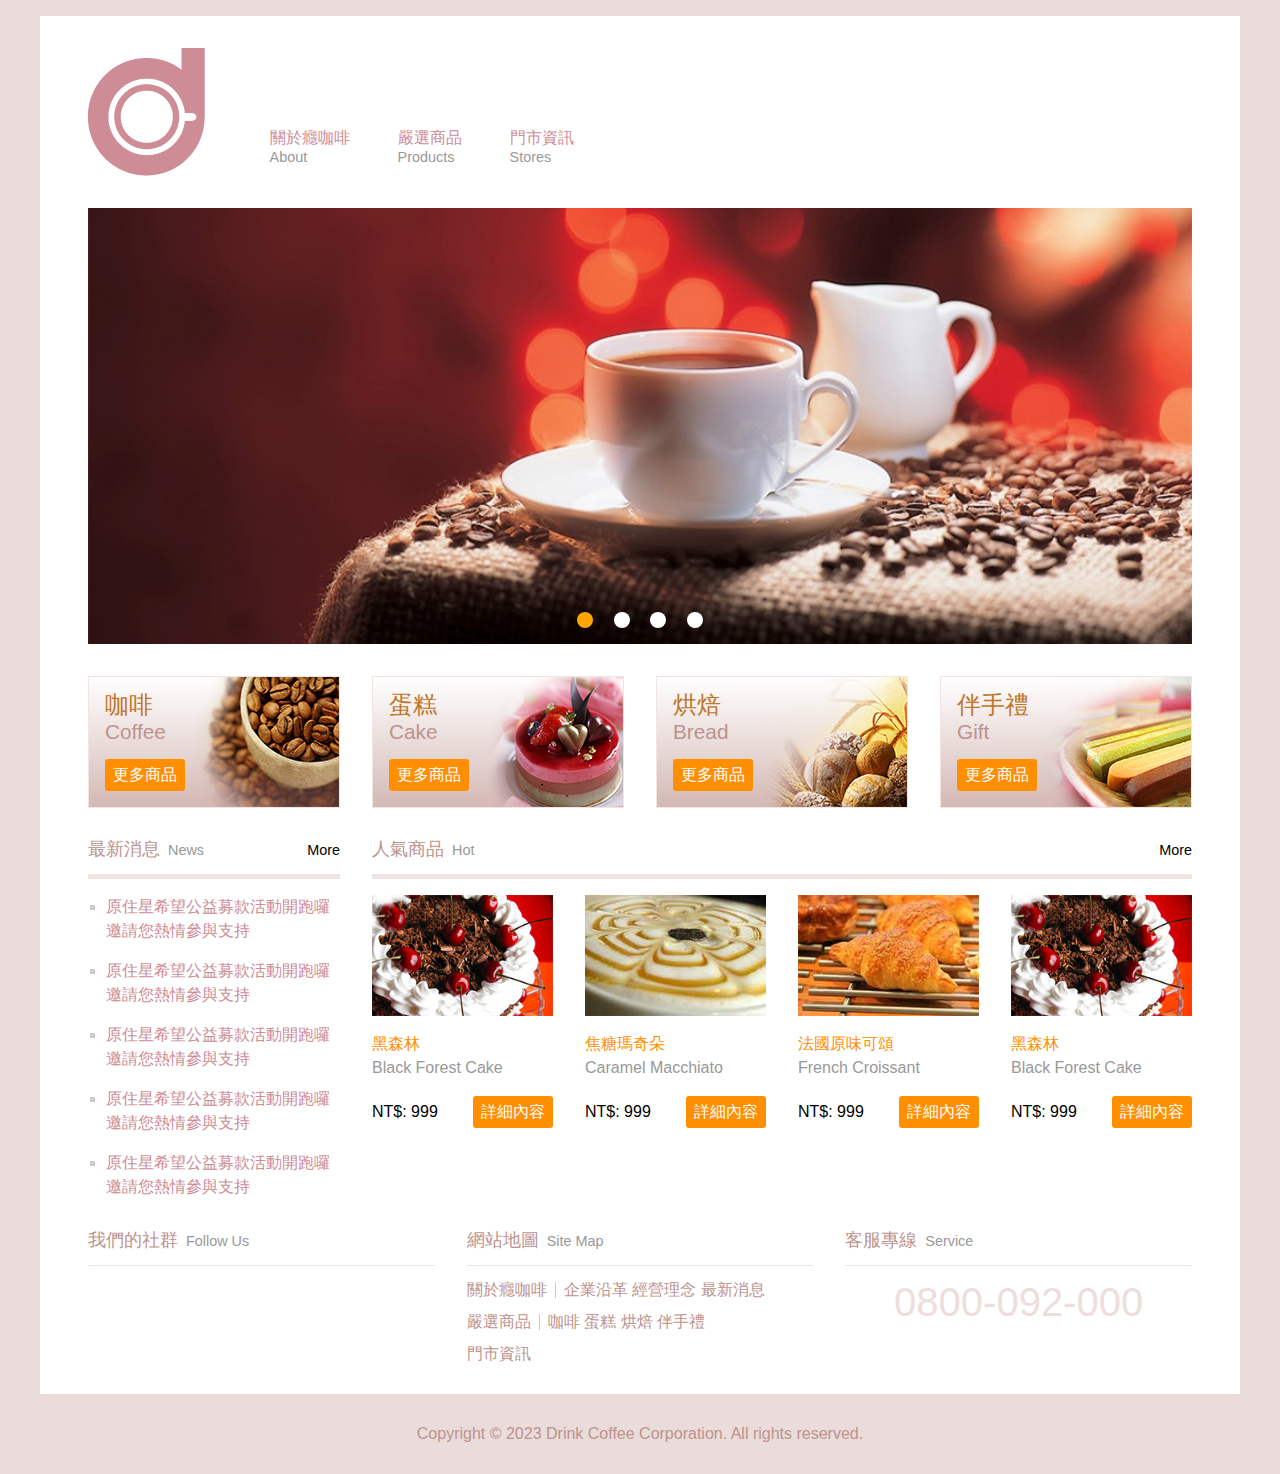
<file: index.html>
<!DOCTYPE html>
<html lang="zh-Hant-TW">

<head>
	<meta charset="UTF-8">
	<meta http-equiv="X-UA-Compatible" content="IE=edge">
	<meta name="viewport" content="width=device-width, initial-scale=1.0">
	<meta name="keywords" content="咖啡, 咖啡, 蛋糕, 烘焙, 伴手禮">
	<meta name="description" content="從原產地的一株咖啡樹，最終成為送到手中的一杯咖啡。這段旅程，為咖啡的故事做了最佳的註解，同時也塑造出咖啡家族的獨特風味及口感特性。">
	<meta property="og:title" content="癮咖啡 Drink Coffee">
	<meta property="og:description" content="從原產地的一株咖啡樹，最終成為送到手中的一杯咖啡。這段旅程，為咖啡的故事做了最佳的註解，同時也塑造出咖啡家族的獨特風味及口感特性。">
	<meta property="og:type" content="website">
	<meta property="og:url" content="https://awayh.github.io/drink">
	<meta property="og:image" content="https://awayh.github.io/drink/images/og-image.png">
	<title>癮咖啡 Drink Coffee</title>
	<link rel="shortcut icon" href="./favicon.png" type="image/x-icon">
	<link rel="stylesheet" href="./style/reset.css">
	<link rel="stylesheet" href="./style/all.css">
	<link rel="stylesheet" href="./style/index.css">
	<link rel="stylesheet" href="https://cdnjs.cloudflare.com/ajax/libs/font-awesome/6.2.1/css/all.min.css" integrity="sha512-MV7K8+y+gLIBoVD59lQIYicR65iaqukzvf/nwasF0nqhPay5w/9lJmVM2hMDcnK1OnMGCdVK+iQrJ7lzPJQd1w==" crossorigin="anonymous" referrerpolicy="no-referrer" />
</head>

<body>

	<div class="wrapper">

		<!-- 頁首、導覽 -->
		<header class="wrapper-item">
			<div class="header">
				<div class="header-head">
					<a href="./">
						<picture>
							<source srcset="./images/logo-desktop.png" media="(min-width: 481px)">
							<source srcset="./images/logo-mobile.png" media="(max-width: 480px)">
							<img class="header-img" src="./images/logo-desktop.png" width="117" height="128" alt="癮咖啡">
						</picture>
					</a>
				</div>
				<div class="header-body">
					<nav class="nav">
						<ul class="nav-ul">
							<li class="nav-li">
								<a href="./about.html" class="nav-link">
									<span class="nav-cht">關於癮咖啡</span>
									<span class="nav-en">about</span>
								</a>
								<ul class="nav-child-ul">
									<li class="nav-child-li">
										<a class="nav-link" href="about-history.html">
											<span class="nav-cht">企業沿革</span>
											<span class="nav-en">history</span>
										</a>
									</li>
									<li class="nav-child-li">
										<a class="nav-link" href="about-management.html">
											<span class="nav-cht">經營理念</span>
											<span class="nav-en">management</span>
										</a>
									</li>
									<li class="nav-child-li">
										<a class="nav-link" href="about-news.html">
											<span class="nav-cht">最新消息</span>
											<span class="nav-en">news</span>
										</a>
									</li>
								</ul>
							</li>
							<li class="nav-li">
								<a href="./products.html" class="nav-link">
									<span class="nav-cht">嚴選商品</span>
									<span class="nav-en">products</span>
								</a>
								<ul class="nav-child-ul">
									<li class="nav-child-li">
										<a class="nav-link" href="./products-list.html">
											<span class="nav-cht">咖啡</span>
											<span class="nav-en">coffee</span>
										</a>
									</li>
									<li class="nav-child-li">
										<a class="nav-link" href="./products-list.html">
											<span class="nav-cht">蛋糕</span>
											<span class="nav-en">cake</span>
										</a>
									</li>
									<li class="nav-child-li">
										<a class="nav-link" href="./products-list.html">
											<span class="nav-cht">烘焙</span>
											<span class="nav-en">bread</span>
										</a>
									</li>
									<li class="nav-child-li">
										<a class="nav-link" href="./products-list.html">
											<span class="nav-cht">伴手禮</span>
											<span class="nav-en">gift</span>
										</a>
									</li>
								</ul>
							</li>
							<li class="nav-li">
								<a href="./stores.html" class="nav-link">
									<span class="nav-cht">門市資訊</span>
									<span class="nav-en">stores</span>
								</a>
							</li>
						</ul>
					</nav>
				</div>
				<div class="header-foot">
					<button type="button"><i class="fa-solid fa-bars"></i></button>
				</div>
			</div>
		</header>

		<!-- 橫幅 -->
		<section class="wrapper-item">
			<div class="banner">
				<div class="banner-head">
					<ul class="banner-ul">
						<li class="banner-li">
							<a href="./products-list.html">
								<picture>
									<source srcset="./images/banner1-desktop.jpg" media="(min-width: 481px)">
									<source srcset="./images/banner1-mobile.jpg" media="(max-width: 480px)">
									<img class="banner-img" src="./images/banner1-desktop.jpg" width="1104" height="436" alt="咖啡 coffee">
								</picture>
							</a>
						</li>
						<li class="banner-li">
							<a href="./products-list.html">
								<picture>
									<source srcset="./images/banner2-desktop.jpg" media="(min-width: 481px)">
									<source srcset="./images/banner2-mobile.jpg" media="(max-width: 480px)">
									<img class="banner-img" src="./images/banner2-desktop.jpg" width="1104" height="436" alt="蛋糕 cake">
								</picture>
							</a>
						</li>
						<li class="banner-li">
							<a href="./products-list.html">
								<picture>
									<source srcset="./images/banner3-desktop.jpg" media="(min-width: 481px)">
									<source srcset="./images/banner3-mobile.jpg" media="(max-width: 480px)">
									<img class="banner-img" src="./images/banner3-desktop.jpg" width="1104" height="436" alt="烘焙 bread">
								</picture>
							</a>
						</li>
						<li class="banner-li">
							<a href="./products-list.html">
								<picture>
									<source srcset="./images/banner4-desktop.jpg" media="(min-width: 481px)">
									<source srcset="./images/banner4-mobile.jpg" media="(max-width: 480px)">
									<img class="banner-img" src="./images/banner4-desktop.jpg" width="1104" height="436" alt="伴手禮 gift">
								</picture>
							</a>
						</li>
					</ul>
				</div>
				<div class="banner-body">
					<input class="banner-btn banner-btn-active" type="button" value="1">
					<input class="banner-btn" type="button" value="2">
					<input class="banner-btn" type="button" value="3">
					<input class="banner-btn" type="button" value="4">
				</div>
			</div>
		</section>

		<!-- 分類商品 -->
		<section class="wrapper-item">
			<div class="col col-row">
				<div class="col-item col-item-3">
					<div class="category">
						<div class="category-head">
							<h3 class="category-title">
								<span class="category-cht">咖啡</span>
								<small class="category-en">coffee</small>
							</h3>
							<div class="category-btns">
								<a class="category-btn" href="products-list.html">更多商品</a>
							</div>
						</div>
						<div class="category-body">
							<div class="category-imgs">
								<img class="category-img" src="./images/category-coffee.png" alt="咖啡 coffee">
							</div>
						</div>
					</div>
				</div>
				<div class="col-item col-item-3">
					<div class="category">
						<div class="category-head">
							<h3 class="category-title">
								<span class="category-cht">蛋糕</span>
								<small class="category-en">cake</small>
							</h3>
							<div class="category-btns">
								<a class="category-btn" href="products-list.html">更多商品</a>
							</div>
						</div>
						<div class="category-body">
							<div class="category-imgs">
								<img class="category-img" src="./images/category-cake.png" alt="咖啡 coffee">
							</div>
						</div>
					</div>
				</div>
				<div class="col-item col-item-3">
					<div class="category">
						<div class="category-head">
							<h3 class="category-title">
								<span class="category-cht">烘焙</span>
								<small class="category-en">bread</small>
							</h3>
							<div class="category-btns">
								<a class="category-btn" href="products-list.html">更多商品</a>
							</div>
						</div>
						<div class="category-body">
							<div class="category-imgs">
								<img class="category-img" src="./images/category-bread.png" alt="咖啡 coffee">
							</div>
						</div>
					</div>					
				</div>
				<div class="col-item col-item-3">
					<div class="category">
						<div class="category-head">
							<h3 class="category-title">
								<span class="category-cht">伴手禮</span>
								<small class="category-en">gift</small>
							</h3>
							<div class="category-btns">
								<a class="category-btn" href="products-list.html">更多商品</a>
							</div>
						</div>
						<div class="category-body">
							<div class="category-imgs">
								<img class="category-img" src="./images/category-gift.png" alt="咖啡 coffee">
							</div>
						</div>
					</div>					
				</div>
			</div>
		</section>

		<section class="wrapper-item">
			<div class="col col-row">
				<div class="col-item col-item-3">
					<div class="menu">
						<div class="menu-head">
							<header class="group">
								<div class="group-head">
									<h4 class="group-title">最新消息<small class="group-small">news</small></h4>
								</div>
								<div class="group-foot">
									<a class="group-link" href="./about-news.html">more</a>
								</div>
							</header>
						</div>
						<div class="menu-body">
							<div class="news">
								<ul class="news-ul">
									<li class="news-li">
										<a class="news-link" href="./about-news.html">原住星希望公益募款活動開跑囉 邀請您熱情參與支持</a>
									</li>
									<li class="news-li">
										<a class="news-link" href="./about-news.html">原住星希望公益募款活動開跑囉 邀請您熱情參與支持</a>
									</li>
									<li class="news-li">
										<a class="news-link" href="./about-news.html">原住星希望公益募款活動開跑囉 邀請您熱情參與支持</a>
									</li>
									<li class="news-li">
										<a class="news-link" href="./about-news.html">原住星希望公益募款活動開跑囉 邀請您熱情參與支持</a>
									</li>
									<li class="news-li">
										<a class="news-link" href="./about-news.html">原住星希望公益募款活動開跑囉 邀請您熱情參與支持</a>
									</li>
								</ul>
							</div>
						</div>
					</div>
				</div>
				<div class="col-item col-item-9">
					<div class="hot">
						<div class="hot-head">
							<header class="group">
								<div class="group-head">
									<h4 class="group-title">人氣商品<small class="group-small">hot</small></h4>
								</div>
								<div class="group-foot">
									<a class="group-link" href="./about-news.html">more</a>
								</div>
							</header>
						</div>
						<div class="hot-body">
							<div class="col col-row">
								<div class="col-item col-item-3">

									<section class="card card-stack">

										<header class="card-head">
											<h2 class="card-title">
												<a class="card-link" href="./products-detail.html">黑森林</a>
											</h2>
											<p class="card-desc">black forest cake</p>
										</header>

										<div class="card-body">
											<a href="./products-detail.html">
												<img class="card-img" src="./images/hot1.jpg" width="225" height="150" alt="黑森林">
											</a>
										</div>

										<footer class="card-foot">
											<div class="card-price">NT$: 999</div>
											<div class="card-btns">
												<a class="card-btn" href="./products-detail.html">詳細內容</a>
											</div>
										</footer>

									</section>

								</div>
								<div class="col-item col-item-3">

									<section class="card card-stack">
										<header class="card-head">
											<h2 class="card-title">
												<a class="card-link" href="./products-detail.html">焦糖瑪奇朵</a>
											</h2>
											<p class="card-desc">Caramel Macchiato</p>
										</header>
										<div class="card-body">
											<a href="./products-detail.html">
												<img class="card-img" src="./images/hot2.jpg" width="225" height="150" alt="焦糖瑪奇朵">
											</a>
										</div>
										<footer class="card-foot">
											<div class="card-price">NT$: 999</div>
											<div class="card-btns">
												<a class="card-btn" href="./products-detail.html">詳細內容</a>
											</div>
										</footer>
									</section>

								</div>
								<div class="col-item col-item-3">

									<section class="card card-stack">
										<header class="card-head">
											<h2 class="card-title">
												<a class="card-link" href="./products-detail.html">法國原味可頌</a>
											</h2>
											<p class="card-desc">French Croissant</p>
										</header>
										<div class="card-body">
											<a href="./products-detail.html">
												<img class="card-img" src="./images/hot3.jpg" width="225" height="150" alt="法國原味可頌">
											</a>
										</div>
										<footer class="card-foot">
											<div class="card-price">NT$: 999</div>
											<div class="card-btns">
												<a class="card-btn" href="./products-detail.html">詳細內容</a>
											</div>
										</footer>
									</section>

								</div>
								<div class="col-item col-item-3">

									<section class="card card-stack">
										<header class="card-head">
											<h2 class="card-title">
												<a class="card-link" href="./products-detail.html">黑森林</a>
											</h2>
											<p class="card-desc">black forest cake</p>
										</header>
										<div class="card-body">
											<a href="./products-detail.html">
												<img class="card-img" src="./images/hot1.jpg" width="225" height="150" alt="黑森林">
											</a>
										</div>
										<footer class="card-foot">
											<div class="card-price">NT$: 999</div>
											<div class="card-btns">
												<a class="card-btn" href="./products-detail.html">詳細內容</a>
											</div>
										</footer>
									</section>

								</div>
							</div>

						</div>
					</div>
				</div>
			</div>
		</section>

		<section class=" wrapper-item wrapper-item-other">
			<div class="col col-row">
				<div class="col-item col-item-4">
					<section class="contact">
						<div class="contact-head">
							<header class="group group-solid-sm">
								<div class="group-head">
									<h4 class="group-title">我們的社群<small class="group-small">follow us</small></h4>
								</div>
							</header>
						</div>
						<div class="contact-body">

							<div class="contact-social">
								<a class="contact-icon" href="javascript:;">
									<i class="fa-brands fa-square-facebook"></i>
								</a>
								<a class="contact-icon" href="javascript:;">
									<i class="fa-brands fa-square-instagram"></i>
								</a>
								<a class="contact-icon" href="javascript:;">
									<i class="fa-brands fa-square-twitter"></i>
								</a>
							</div>

						</div>
					</section>
				</div>
				<div class="col-item col-item-4">
					<section class="contact">
						<div class="contact-head">
							<header class="group group-solid-sm">
								<div class="group-head">
									<h4 class="group-title">網站地圖<small class="group-small">site map</small></h4>
								</div>
							</header>
						</div>
						<div class="contact-body">

							<ul class="contact-ul">
								<li class="contact-li">
									<a class="contact-link" href="./about.html">關於癮咖啡</a>
									<ul class="contact-child-ul">
										<li class="contact-child-li">
											<a class="contact-link" href="./about-history.html">企業沿革</a>
										</li>
										<li class="contact-child-li">
											<a class="contact-link" href="./about-management.html">經營理念</a>
										</li>
										<li class="contact-child-li">
											<a class="contact-link" href="./about-news.html">最新消息</a>
										</li>
									</ul>
								</li>
								<li class="contact-li">
									<a class="contact-link" href="./products.html">嚴選商品</a>
									<ul class="contact-child-ul">
										<li class="contact-child-li">
											<a class="contact-link" href="./products-list.html">咖啡</a>
										</li>
										<li class="contact-child-li">
											<a class="contact-link" href="./products-list.html">蛋糕</a>
										</li>
										<li class="contact-child-li">
											<a class="contact-link" href="./products-list.html">烘焙</a>
										</li>
										<li class="contact-child-li">
											<a class="contact-link" href="./products-list.html">伴手禮</a>
										</li>
									</ul>
								</li>
								<li class="contact-li">
									<a class="contact-link" href="./stores.html">門市資訊</a>
								</li>
							</ul>

						</div>
					</section>
				</div>
				<div class="col-item col-item-4">
					<section class="contact">
						<div class="contact-head">
							<header class="group group-solid-sm">
								<div class="group-head">
									<h4 class="group-title">客服專線<small class="group-small">service</small></h4>
								</div>
							</header>
						</div>
						<div class="contact-body">
							<div class="contact-service">
								<p class="contact-tel">0800-092-000</p>
							</div>
						</div>
					</section>
				</div>
			</div>
		</section>

	</div>

	<footer class="footer">
		<p class="footer-desc">Copyright © 2023 Drink Coffee Corporation. All rights reserved.</p>
	</footer>

	<script>
		let num = 0;
		for (let i = 1; i <= 12; i++) {
			num = 100/12*i;
			// console.log(i);
			console.log(i, num);
		}
	</script>

</body>

</html>
</file>
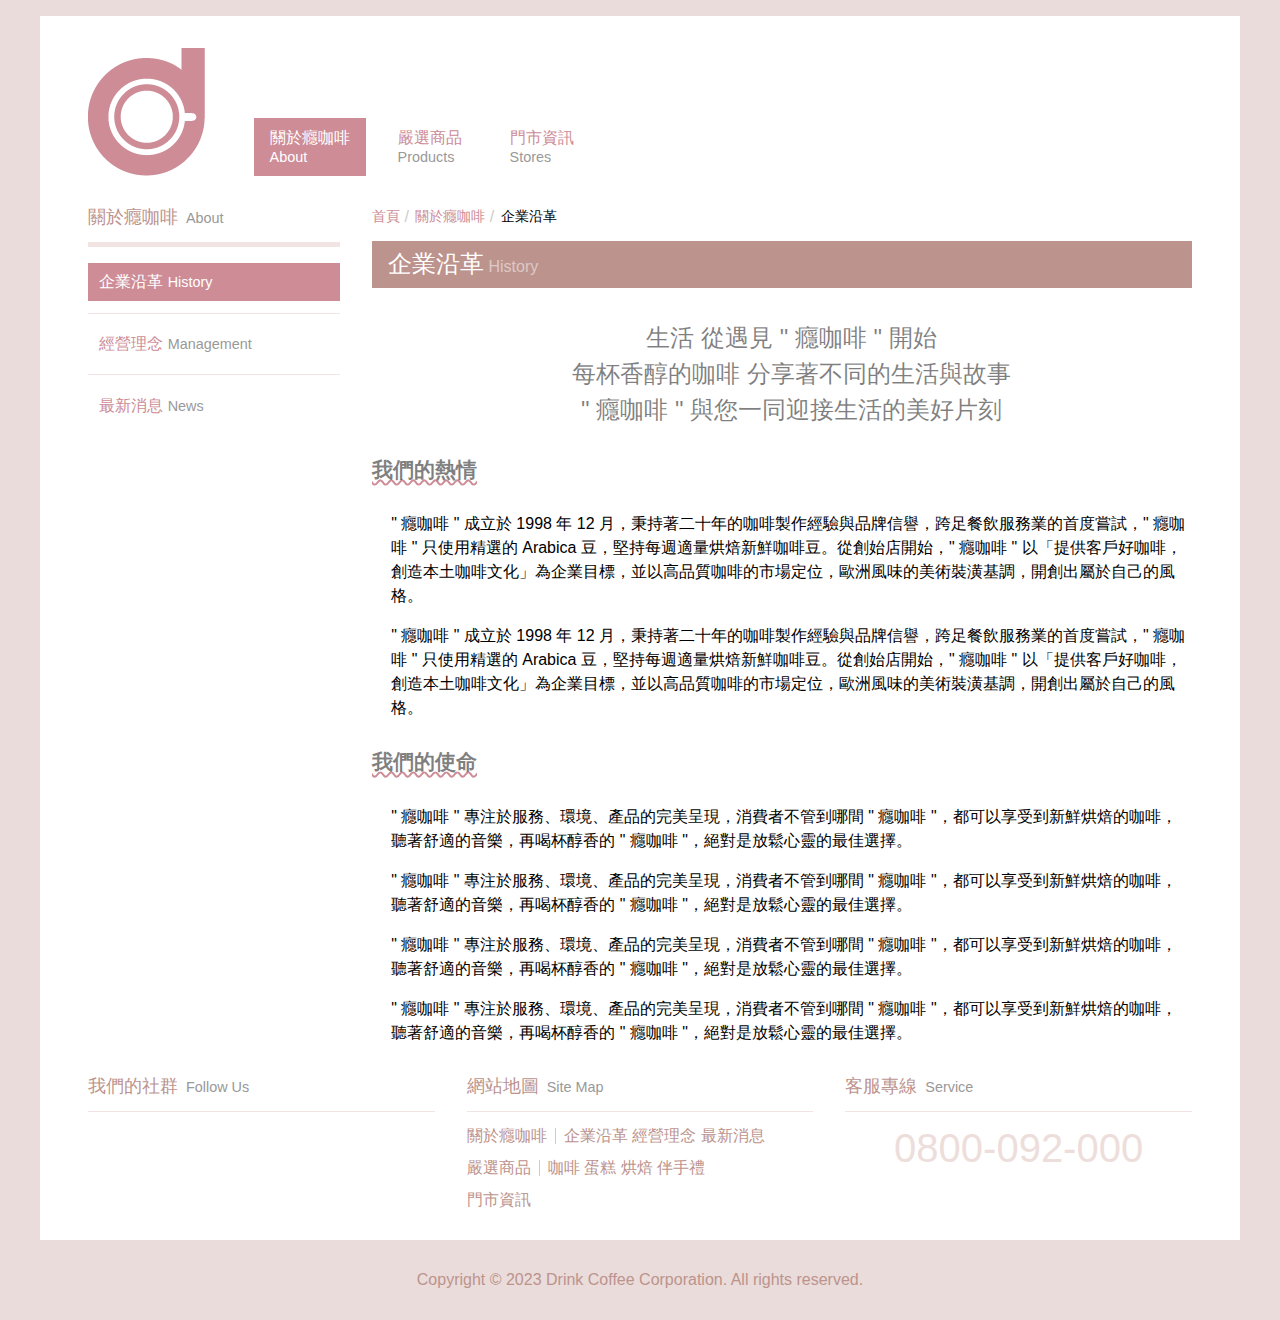
<file: about-history.html>
<!DOCTYPE html>
<html lang="zh-Hant-TW">

<head>
	<meta charset="UTF-8">
	<meta http-equiv="X-UA-Compatible" content="IE=edge">
	<meta name="viewport" content="width=device-width, initial-scale=1.0">
	<meta name="keywords" content="癮咖啡, 咖啡, Arabica, 阿拉比卡">
	<meta name="description" content="生活，從遇見癮咖啡開始每杯香醇的咖啡，分享著不同的生活與故事，癮咖啡與您一同迎接生活的美好片刻">
	<meta property="og:title" content="企業沿革 - 癮咖啡 Drink Coffee">
	<meta property="og:description" content="生活，從遇見癮咖啡開始每杯香醇的咖啡，分享著不同的生活與故事，癮咖啡與您一同迎接生活的美好片刻">
	<meta property="og:type" content="website">
	<meta property="og:url" content="https://awayh.github.io/drink/about-history.html">
	<meta property="og:image" content="https://awayh.github.io/drink/images/og-image.png">
	<title>企業沿革 - 癮咖啡 Drink Coffee</title>
	<link rel="shortcut icon" href="./favicon.png" type="image/x-icon">
	<link rel="stylesheet" href="./style/reset.css">
	<link rel="stylesheet" href="./style/all.css">
	<link rel="stylesheet" href="./style/about.css">
	<link rel="stylesheet" href="https://cdnjs.cloudflare.com/ajax/libs/font-awesome/6.2.1/css/all.min.css" integrity="sha512-MV7K8+y+gLIBoVD59lQIYicR65iaqukzvf/nwasF0nqhPay5w/9lJmVM2hMDcnK1OnMGCdVK+iQrJ7lzPJQd1w==" crossorigin="anonymous" referrerpolicy="no-referrer" />
</head>

<body>

	<div class="wrapper">

		<!-- 頁首、導覽 -->
		<header class="wrapper-item">
			<div class="header">
				<div class="header-head">
					<a href="./">
						<picture>
							<source srcset="./images/logo-desktop.png" media="(min-width: 481px)">
							<source srcset="./images/logo-mobile.png" media="(max-width: 480px)">
							<img class="header-img" src="./images/logo-desktop.png" width="117" height="128" alt="癮咖啡">
						</picture>
					</a>
				</div>
				<div class="header-body">
					<nav class="nav">
						<ul class="nav-ul">
							<li class="nav-li nav-li-active">
								<a href="./about.html" class="nav-link">
									<span class="nav-cht">關於癮咖啡</span>
									<span class="nav-en">about</span>
								</a>
								<ul class="nav-child-ul">
									<li class="nav-child-li">
										<a class="nav-link" href="about-history.html">
											<span class="nav-cht">企業沿革</span>
											<span class="nav-en">history</span>
										</a>
									</li>
									<li class="nav-child-li">
										<a class="nav-link" href="about-management.html">
											<span class="nav-cht">經營理念</span>
											<span class="nav-en">management</span>
										</a>
									</li>
									<li class="nav-child-li">
										<a class="nav-link" href="about-news.html">
											<span class="nav-cht">最新消息</span>
											<span class="nav-en">news</span>
										</a>
									</li>
								</ul>
							</li>
							<li class="nav-li">
								<a href="./products.html" class="nav-link">
									<span class="nav-cht">嚴選商品</span>
									<span class="nav-en">products</span>
								</a>
								<ul class="nav-child-ul">
									<li class="nav-child-li">
										<a class="nav-link" href="./products-list.html">
											<span class="nav-cht">咖啡</span>
											<span class="nav-en">coffee</span>
										</a>
									</li>
									<li class="nav-child-li">
										<a class="nav-link" href="./products-list.html">
											<span class="nav-cht">蛋糕</span>
											<span class="nav-en">cake</span>
										</a>
									</li>
									<li class="nav-child-li">
										<a class="nav-link" href="./products-list.html">
											<span class="nav-cht">烘焙</span>
											<span class="nav-en">bread</span>
										</a>
									</li>
									<li class="nav-child-li">
										<a class="nav-link" href="./products-list.html">
											<span class="nav-cht">伴手禮</span>
											<span class="nav-en">gift</span>
										</a>
									</li>
								</ul>
							</li>
							<li class="nav-li">
								<a href="./stores.html" class="nav-link">
									<span class="nav-cht">門市資訊</span>
									<span class="nav-en">stores</span>
								</a>
							</li>
						</ul>
					</nav>
				</div>
				<div class="header-foot">
					<button type="button"><i class="fa-solid fa-bars"></i></button>
				</div>
			</div>
		</header>

		<section class="wrapper-item">
			<div class="col col-row">
				<div class="col-item col-item-3">
					<div class="menu">
						<div class="menu-head">
							<header class="group">
								<div class="group-head">
									<h4 class="group-title">關於癮咖啡<small class="group-small">about</small></h4>
								</div>
							</header>
						</div>
						<div class="menu-body">
							<div class="subnav">
								<ul class="subnav-ul">
									<li class="subnav-li subnav-li-active">
										<a href="./about-history.html" class="subnav-link">
											<span class="subnav-cht">企業沿革</span>
											<span class="subnav-en">history</span>
										</a>
									</li>
									<li class="subnav-li">
										<a href="./about-management.html" class="subnav-link">
											<span class="subnav-cht">經營理念</span>
											<span class="subnav-en">management</span>
										</a>
									</li>
									<li class="subnav-li">
										<a href="./about-news.html" class="subnav-link">
											<span class="subnav-cht">最新消息</span>
											<span class="subnav-en">news</span>
										</a>
									</li>
								</ul>
							</div>
						</div>
					</div>
				</div>
				<div class="col-item col-item-9">

					<div class="breadcrumb">
						<span class="breadcrumb-item"><a class="breadcrumb-link" href="./">首頁</a></span>
						<span class="breadcrumb-item"><a class="breadcrumb-link" href="./about.html">關於癮咖啡</a></span>
						<span class="breadcrumb-item">企業沿革</span>
					</div>

					<article class="content">
						<div class="content-head">

							<header class="headline">
								<div class="headline-head">
									<h1 class="headline-title">
										<span class="headline-cht">企業沿革</span>
										<small class="headline-en">history</small>
									</h1>
								</div>
							</header>

						</div>

						<div class="content-body">
							<div class="article">

								<blockquote class="article-quote">
									<i class="fa-solid fa-quote-left"></i>
									<p class="article-desc">
										生活 從遇見 " 癮咖啡 " 開始<br>
										每杯香醇的咖啡 分享著不同的生活與故事<br>
										" 癮咖啡 " 與您一同迎接生活的美好片刻
									</p>
									<i class="fa-solid fa-quote-right"></i>
								</blockquote>

								<h2 class="article-title-lg">我們的熱情</h2>

								<p class="article-desc">" 癮咖啡 " 成立於 1998 年 12 月，秉持著二十年的咖啡製作經驗與品牌信譽，跨足餐飲服務業的首度嘗試，" 癮咖啡 " 只使用精選的 Arabica 豆，堅持每週適量烘焙新鮮咖啡豆。從創始店開始，" 癮咖啡 " 以「提供客戶好咖啡，創造本土咖啡文化」為企業目標，並以高品質咖啡的市場定位，歐洲風味的美術裝潢基調，開創出屬於自己的風格。</p>
								<p class="article-desc">" 癮咖啡 " 成立於 1998 年 12 月，秉持著二十年的咖啡製作經驗與品牌信譽，跨足餐飲服務業的首度嘗試，" 癮咖啡 " 只使用精選的 Arabica 豆，堅持每週適量烘焙新鮮咖啡豆。從創始店開始，" 癮咖啡 " 以「提供客戶好咖啡，創造本土咖啡文化」為企業目標，並以高品質咖啡的市場定位，歐洲風味的美術裝潢基調，開創出屬於自己的風格。</p>

								<h2 class="article-title-lg">我們的使命</h2>

								<p class="article-desc">" 癮咖啡 " 專注於服務、環境、產品的完美呈現，消費者不管到哪間 " 癮咖啡 "，都可以享受到新鮮烘焙的咖啡，聽著舒適的音樂，再喝杯醇香的 " 癮咖啡 "，絕對是放鬆心靈的最佳選擇。</p>
								<p class="article-desc">" 癮咖啡 " 專注於服務、環境、產品的完美呈現，消費者不管到哪間 " 癮咖啡 "，都可以享受到新鮮烘焙的咖啡，聽著舒適的音樂，再喝杯醇香的 " 癮咖啡 "，絕對是放鬆心靈的最佳選擇。</p>
								<p class="article-desc">" 癮咖啡 " 專注於服務、環境、產品的完美呈現，消費者不管到哪間 " 癮咖啡 "，都可以享受到新鮮烘焙的咖啡，聽著舒適的音樂，再喝杯醇香的 " 癮咖啡 "，絕對是放鬆心靈的最佳選擇。</p>
								<p class="article-desc">" 癮咖啡 " 專注於服務、環境、產品的完美呈現，消費者不管到哪間 " 癮咖啡 "，都可以享受到新鮮烘焙的咖啡，聽著舒適的音樂，再喝杯醇香的 " 癮咖啡 "，絕對是放鬆心靈的最佳選擇。</p>
		
							</div>

						</div>
					</article>

				</div>
			</div>
		</section>

		<section class=" wrapper-item wrapper-item-other">
			<div class="col col-row">
				<div class="col-item col-item-4">
					<section class="contact">
						<div class="contact-head">
							<header class="group group-solid-sm">
								<div class="group-head">
									<h4 class="group-title">我們的社群<small class="group-small">follow us</small></h4>
								</div>
							</header>
						</div>
						<div class="contact-body">

							<div class="contact-social">
								<a class="contact-icon" href="javascript:;">
									<i class="fa-brands fa-square-facebook"></i>
								</a>
								<a class="contact-icon" href="javascript:;">
									<i class="fa-brands fa-square-instagram"></i>
								</a>
								<a class="contact-icon" href="javascript:;">
									<i class="fa-brands fa-square-twitter"></i>
								</a>
							</div>

						</div>
					</section>
				</div>
				<div class="col-item col-item-4">
					<section class="contact">
						<div class="contact-head">
							<header class="group group-solid-sm">
								<div class="group-head">
									<h4 class="group-title">網站地圖<small class="group-small">site map</small></h4>
								</div>
							</header>
						</div>
						<div class="contact-body">

							<ul class="contact-ul">
								<li class="contact-li">
									<a class="contact-link" href="./about.html">關於癮咖啡</a>
									<ul class="contact-child-ul">
										<li class="contact-child-li">
											<a class="contact-link" href="./about-history.html">企業沿革</a>
										</li>
										<li class="contact-child-li">
											<a class="contact-link" href="./about-management.html">經營理念</a>
										</li>
										<li class="contact-child-li">
											<a class="contact-link" href="./about-news.html">最新消息</a>
										</li>
									</ul>
								</li>
								<li class="contact-li">
									<a class="contact-link" href="./products.html">嚴選商品</a>
									<ul class="contact-child-ul">
										<li class="contact-child-li">
											<a class="contact-link" href="./products-list.html">咖啡</a>
										</li>
										<li class="contact-child-li">
											<a class="contact-link" href="./products-list.html">蛋糕</a>
										</li>
										<li class="contact-child-li">
											<a class="contact-link" href="./products-list.html">烘焙</a>
										</li>
										<li class="contact-child-li">
											<a class="contact-link" href="./products-list.html">伴手禮</a>
										</li>
									</ul>
								</li>
								<li class="contact-li">
									<a class="contact-link" href="./stores.html">門市資訊</a>
								</li>
							</ul>

						</div>
					</section>
				</div>
				<div class="col-item col-item-4">
					<section class="contact">
						<div class="contact-head">
							<header class="group group-solid-sm">
								<div class="group-head">
									<h4 class="group-title">客服專線<small class="group-small">service</small></h4>
								</div>
							</header>
						</div>
						<div class="contact-body">
							<div class="contact-service">
								<p class="contact-tel">0800-092-000</p>
							</div>
						</div>
					</section>
				</div>
			</div>
		</section>

	</div>

	<footer class="footer">
		<p class="footer-desc">Copyright © 2023 Drink Coffee Corporation. All rights reserved.</p>
	</footer>

	<script>
		let num = 0;
		for (let i = 1; i <= 12; i++) {
			num = 100/12*i;
			// console.log(i);
			console.log(i, num);
		}
	</script>

</body>

</html>
</file>
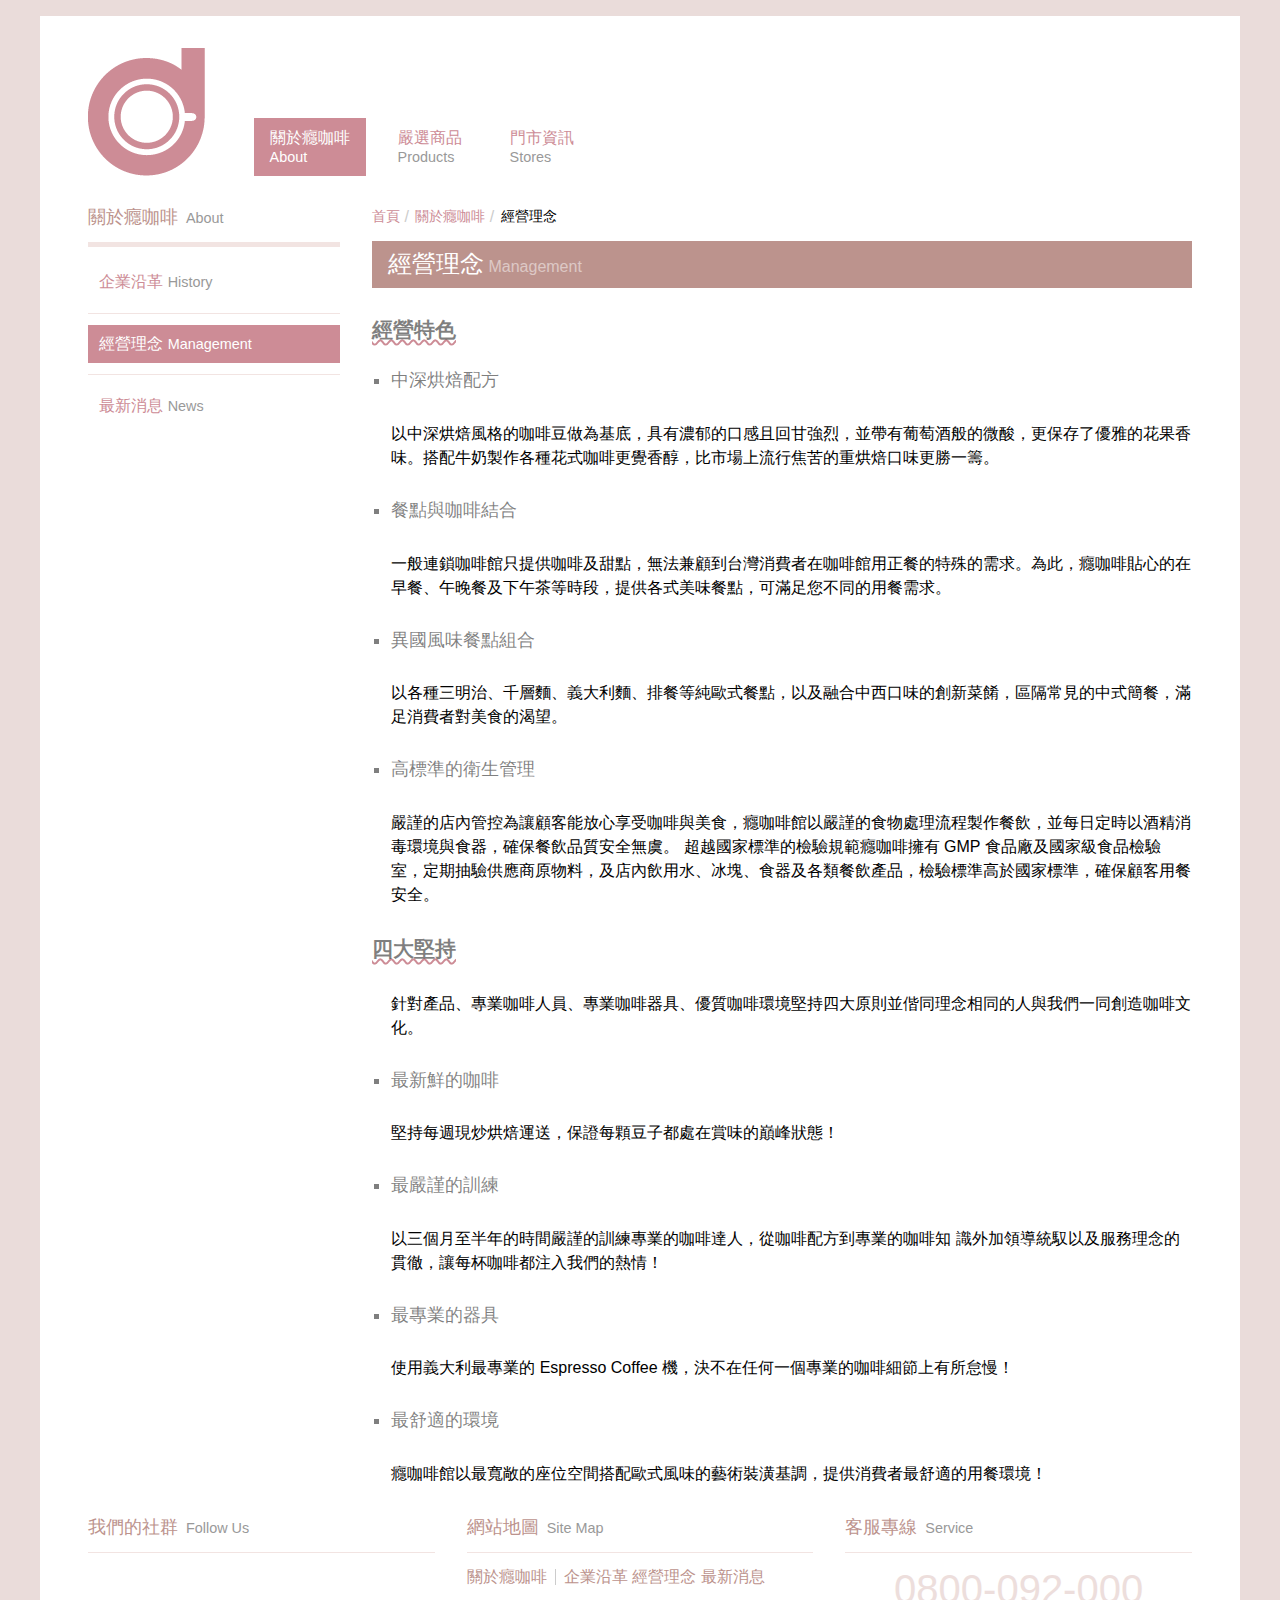
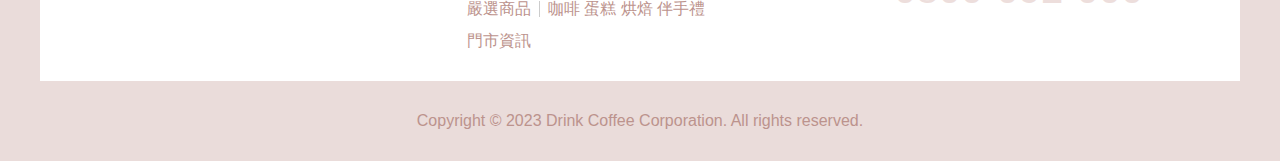
<file: about-management.html>
<!DOCTYPE html>
<html lang="zh-Hant-TW">

<head>
	<meta charset="UTF-8">
	<meta http-equiv="X-UA-Compatible" content="IE=edge">
	<meta name="viewport" content="width=device-width, initial-scale=1.0">
	<meta name="keywords" content="癮咖啡, 咖啡, 烘焙">
	<meta name="description" content="針對產品、專業咖啡人員、專業咖啡器具、優質咖啡環境堅持四大原則並偕同理念相同的人與我們一同創造咖啡文化。">
	<meta property="og:title" content="經營理念 - 癮咖啡 Drink Coffee">
	<meta property="og:description" content="針對產品、專業咖啡人員、專業咖啡器具、優質咖啡環境堅持四大原則並偕同理念相同的人與我們一同創造咖啡文化。">
	<meta property="og:type" content="website">
	<meta property="og:url" content="https://awayh.github.io/drink/about-management.html">
	<meta property="og:image" content="https://awayh.github.io/drink/images/og-image.png">
	<title>經營理念 - 癮咖啡 Drink Coffee</title>
	<link rel="shortcut icon" href="./favicon.png" type="image/x-icon">
	<link rel="stylesheet" href="./style/reset.css">
	<link rel="stylesheet" href="./style/all.css">
	<link rel="stylesheet" href="./style/about.css">
	<link rel="stylesheet" href="https://cdnjs.cloudflare.com/ajax/libs/font-awesome/6.2.1/css/all.min.css" integrity="sha512-MV7K8+y+gLIBoVD59lQIYicR65iaqukzvf/nwasF0nqhPay5w/9lJmVM2hMDcnK1OnMGCdVK+iQrJ7lzPJQd1w==" crossorigin="anonymous" referrerpolicy="no-referrer" />
</head>

<body>

	<div class="wrapper">

		<!-- 頁首、導覽 -->
		<header class="wrapper-item">
			<div class="header">
				<div class="header-head">
					<a href="./">
						<picture>
							<source srcset="./images/logo-desktop.png" media="(min-width: 481px)">
							<source srcset="./images/logo-mobile.png" media="(max-width: 480px)">
							<img class="header-img" src="./images/logo-desktop.png" width="117" height="128" alt="癮咖啡">
						</picture>
					</a>
				</div>
				<div class="header-body">
					<nav class="nav">
						<ul class="nav-ul">
							<li class="nav-li nav-li-active">
								<a href="./about.html" class="nav-link">
									<span class="nav-cht">關於癮咖啡</span>
									<span class="nav-en">about</span>
								</a>
								<ul class="nav-child-ul">
									<li class="nav-child-li">
										<a class="nav-link" href="about-history.html">
											<span class="nav-cht">企業沿革</span>
											<span class="nav-en">history</span>
										</a>
									</li>
									<li class="nav-child-li">
										<a class="nav-link" href="about-management.html">
											<span class="nav-cht">經營理念</span>
											<span class="nav-en">management</span>
										</a>
									</li>
									<li class="nav-child-li">
										<a class="nav-link" href="about-news.html">
											<span class="nav-cht">最新消息</span>
											<span class="nav-en">news</span>
										</a>
									</li>
								</ul>
							</li>
							<li class="nav-li">
								<a href="./products.html" class="nav-link">
									<span class="nav-cht">嚴選商品</span>
									<span class="nav-en">products</span>
								</a>
								<ul class="nav-child-ul">
									<li class="nav-child-li">
										<a class="nav-link" href="./products-list.html">
											<span class="nav-cht">咖啡</span>
											<span class="nav-en">coffee</span>
										</a>
									</li>
									<li class="nav-child-li">
										<a class="nav-link" href="./products-list.html">
											<span class="nav-cht">蛋糕</span>
											<span class="nav-en">cake</span>
										</a>
									</li>
									<li class="nav-child-li">
										<a class="nav-link" href="./products-list.html">
											<span class="nav-cht">烘焙</span>
											<span class="nav-en">bread</span>
										</a>
									</li>
									<li class="nav-child-li">
										<a class="nav-link" href="./products-list.html">
											<span class="nav-cht">伴手禮</span>
											<span class="nav-en">gift</span>
										</a>
									</li>
								</ul>
							</li>
							<li class="nav-li">
								<a href="./stores.html" class="nav-link">
									<span class="nav-cht">門市資訊</span>
									<span class="nav-en">stores</span>
								</a>
							</li>
						</ul>
					</nav>
				</div>
				<div class="header-foot">
					<button type="button"><i class="fa-solid fa-bars"></i></button>
				</div>
			</div>
		</header>

		<section class="wrapper-item">
			<div class="col col-row">
				<div class="col-item col-item-3">
					<div class="menu">
						<div class="menu-head">
							<header class="group">
								<div class="group-head">
									<h4 class="group-title">關於癮咖啡<small class="group-small">about</small></h4>
								</div>
							</header>
						</div>
						<div class="menu-body">
							<div class="subnav">
								<ul class="subnav-ul">
									<li class="subnav-li">
										<a href="./about-history.html" class="subnav-link">
											<span class="subnav-cht">企業沿革</span>
											<span class="subnav-en">history</span>
										</a>
									</li>
									<li class="subnav-li subnav-li-active">
										<a href="./about-management.html" class="subnav-link">
											<span class="subnav-cht">經營理念</span>
											<span class="subnav-en">management</span>
										</a>
									</li>
									<li class="subnav-li">
										<a href="./about-news.html" class="subnav-link">
											<span class="subnav-cht">最新消息</span>
											<span class="subnav-en">news</span>
										</a>
									</li>
								</ul>
							</div>
						</div>
					</div>
				</div>
				<div class="col-item col-item-9">

					<div class="breadcrumb">
						<span class="breadcrumb-item"><a class="breadcrumb-link" href="./">首頁</a></span>
						<span class="breadcrumb-item"><a class="breadcrumb-link" href="./about.html">關於癮咖啡</a></span>
						<span class="breadcrumb-item">經營理念</span>
					</div>

					<article class="content">
						<div class="content-head">

							<header class="headline">
								<div class="headline-head">
									<h1 class="headline-title">
										<span class="headline-cht">經營理念</span>
										<small class="headline-en">management</small>
									</h1>
								</div>
							</header>

						</div>

						<div class="content-body">
							<div class="article">
								<h2 class="article-title-lg">經營特色</h2>
								<h3 class="article-title-sm">中深烘焙配方</h3>
								<p class="article-desc">以中深烘焙風格的咖啡豆做為基底，具有濃郁的口感且回甘強烈，並帶有葡萄酒般的微酸，更保存了優雅的花果香味。搭配牛奶製作各種花式咖啡更覺香醇，比市場上流行焦苦的重烘焙口味更勝一籌。</p>
							
								<h3 class="article-title-sm">餐點與咖啡結合</h3>
								<p class="article-desc">一般連鎖咖啡館只提供咖啡及甜點，無法兼顧到台灣消費者在咖啡館用正餐的特殊的需求。為此，癮咖啡貼心的在早餐、午晚餐及下午茶等時段，提供各式美味餐點，可滿足您不同的用餐需求。</p>
							
								<h3 class="article-title-sm">異國風味餐點組合</h3>
								<p class="article-desc">以各種三明治、千層麵、義大利麵、排餐等純歐式餐點，以及融合中西口味的創新菜餚，區隔常見的中式簡餐，滿足消費者對美食的渴望。</p>
								
								<h3 class="article-title-sm">高標準的衛生管理</h3>
								<p class="article-desc">嚴謹的店內管控為讓顧客能放心享受咖啡與美食，癮咖啡館以嚴謹的食物處理流程製作餐飲，並每日定時以酒精消毒環境與食器，確保餐飲品質安全無虞。 超越國家標準的檢驗規範癮咖啡擁有 GMP 食品廠及國家級食品檢驗室，定期抽驗供應商原物料，及店內飲用水、冰塊、食器及各類餐飲產品，檢驗標準高於國家標準，確保顧客用餐安全。</p>
							
								<h2 class="article-title-lg">四大堅持</h2>
								<p class="article-desc">針對產品、專業咖啡人員、專業咖啡器具、優質咖啡環境堅持四大原則並偕同理念相同的人與我們一同創造咖啡文化。</p>
								
								<h3 class="article-title-sm">最新鮮的咖啡</h3>
								<p class="article-desc">堅持每週現炒烘焙運送，保證每顆豆子都處在賞味的巔峰狀態！</p>
							
								<h3 class="article-title-sm">最嚴謹的訓練</h3>
								<p class="article-desc">以三個月至半年的時間嚴謹的訓練專業的咖啡達人，從咖啡配方到專業的咖啡知 識外加領導統馭以及服務理念的貫徹，讓每杯咖啡都注入我們的熱情！</p>
							
								<h3 class="article-title-sm">最專業的器具</h3>
								<p class="article-desc">使用義大利最專業的 Espresso Coffee 機，決不在任何一個專業的咖啡細節上有所怠慢！</p>

								<h3 class="article-title-sm">最舒適的環境</h3>
								<p class="article-desc">癮咖啡館以最寬敞的座位空間搭配歐式風味的藝術裝潢基調，提供消費者最舒適的用餐環境！</p>
							
							
							
							
							
							</div>

						</div>
					</article>

				</div>
			</div>
		</section>

		<section class=" wrapper-item wrapper-item-other">
			<div class="col col-row">
				<div class="col-item col-item-4">
					<section class="contact">
						<div class="contact-head">
							<header class="group group-solid-sm">
								<div class="group-head">
									<h4 class="group-title">我們的社群<small class="group-small">follow us</small></h4>
								</div>
							</header>
						</div>
						<div class="contact-body">

							<div class="contact-social">
								<a class="contact-icon" href="javascript:;">
									<i class="fa-brands fa-square-facebook"></i>
								</a>
								<a class="contact-icon" href="javascript:;">
									<i class="fa-brands fa-square-instagram"></i>
								</a>
								<a class="contact-icon" href="javascript:;">
									<i class="fa-brands fa-square-twitter"></i>
								</a>
							</div>

						</div>
					</section>
				</div>
				<div class="col-item col-item-4">
					<section class="contact">
						<div class="contact-head">
							<header class="group group-solid-sm">
								<div class="group-head">
									<h4 class="group-title">網站地圖<small class="group-small">site map</small></h4>
								</div>
							</header>
						</div>
						<div class="contact-body">

							<ul class="contact-ul">
								<li class="contact-li">
									<a class="contact-link" href="./about.html">關於癮咖啡</a>
									<ul class="contact-child-ul">
										<li class="contact-child-li">
											<a class="contact-link" href="./about-history.html">企業沿革</a>
										</li>
										<li class="contact-child-li">
											<a class="contact-link" href="./about-management.html">經營理念</a>
										</li>
										<li class="contact-child-li">
											<a class="contact-link" href="./about-news.html">最新消息</a>
										</li>
									</ul>
								</li>
								<li class="contact-li">
									<a class="contact-link" href="./products.html">嚴選商品</a>
									<ul class="contact-child-ul">
										<li class="contact-child-li">
											<a class="contact-link" href="./products-list.html">咖啡</a>
										</li>
										<li class="contact-child-li">
											<a class="contact-link" href="./products-list.html">蛋糕</a>
										</li>
										<li class="contact-child-li">
											<a class="contact-link" href="./products-list.html">烘焙</a>
										</li>
										<li class="contact-child-li">
											<a class="contact-link" href="./products-list.html">伴手禮</a>
										</li>
									</ul>
								</li>
								<li class="contact-li">
									<a class="contact-link" href="./stores.html">門市資訊</a>
								</li>
							</ul>

						</div>
					</section>
				</div>
				<div class="col-item col-item-4">
					<section class="contact">
						<div class="contact-head">
							<header class="group group-solid-sm">
								<div class="group-head">
									<h4 class="group-title">客服專線<small class="group-small">service</small></h4>
								</div>
							</header>
						</div>
						<div class="contact-body">
							<div class="contact-service">
								<p class="contact-tel">0800-092-000</p>
							</div>
						</div>
					</section>
				</div>
			</div>
		</section>

	</div>

	<footer class="footer">
		<p class="footer-desc">Copyright © 2023 Drink Coffee Corporation. All rights reserved.</p>
	</footer>

	<script>
		let num = 0;
		for (let i = 1; i <= 12; i++) {
			num = 100/12*i;
			// console.log(i);
			console.log(i, num);
		}
	</script>

</body>

</html>
</file>
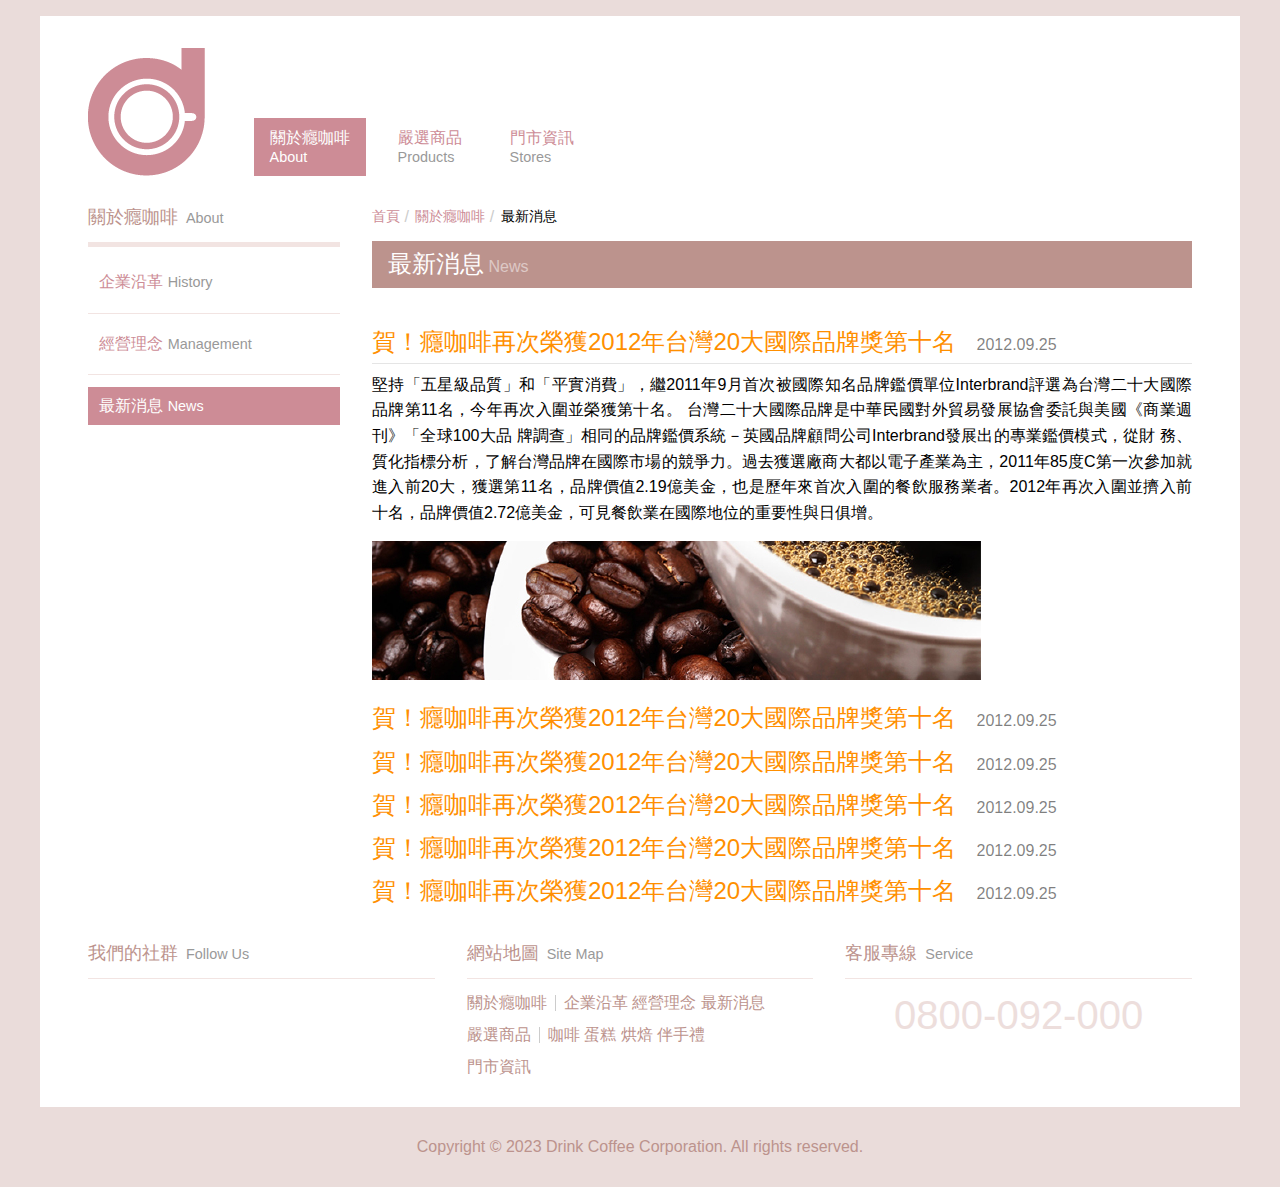
<file: about-news.html>
<!DOCTYPE html>
<html lang="zh-Hant-TW">

<head>
	<meta charset="UTF-8">
	<meta http-equiv="X-UA-Compatible" content="IE=edge">
	<meta name="viewport" content="width=device-width, initial-scale=1.0">
	<meta name="keywords" content="癮咖啡, 咖啡, 最新消息">
	<meta name="description" content="堅持「五星級品質」和「平實消費」，繼2011年9月首次被國際知名品牌鑑價單位Interbrand評選為台灣二十大國際品牌第11名，今年再次入圍並榮獲第十名。">
	<meta property="og:title" content="最新消息 - 癮咖啡 Drink Coffee">
	<meta property="og:description" content="堅持「五星級品質」和「平實消費」，繼2011年9月首次被國際知名品牌鑑價單位Interbrand評選為台灣二十大國際品牌第11名，今年再次入圍並榮獲第十名。">
	<meta property="og:type" content="website">
	<meta property="og:url" content="https://awayh.github.io/drink/about-news.html">
	<meta property="og:image" content="https://awayh.github.io/drink/images/og-image.png">
	<title>最新消息 - 癮咖啡 Drink Coffee</title>
	<link rel="shortcut icon" href="./favicon.png" type="image/x-icon">
	<link rel="stylesheet" href="./style/reset.css">
	<link rel="stylesheet" href="./style/all.css">
	<link rel="stylesheet" href="./style/about.css">
	<link rel="stylesheet" href="https://cdnjs.cloudflare.com/ajax/libs/font-awesome/6.2.1/css/all.min.css" integrity="sha512-MV7K8+y+gLIBoVD59lQIYicR65iaqukzvf/nwasF0nqhPay5w/9lJmVM2hMDcnK1OnMGCdVK+iQrJ7lzPJQd1w==" crossorigin="anonymous" referrerpolicy="no-referrer" />
</head>

<body>

	<div class="wrapper">

		<!-- 頁首、導覽 -->
		<header class="wrapper-item">
			<div class="header">
				<div class="header-head">
					<a href="./">
						<picture>
							<source srcset="./images/logo-desktop.png" media="(min-width: 481px)">
							<source srcset="./images/logo-mobile.png" media="(max-width: 480px)">
							<img class="header-img" src="./images/logo-desktop.png" width="117" height="128" alt="癮咖啡">
						</picture>
					</a>
				</div>
				<div class="header-body">
					<nav class="nav">
						<ul class="nav-ul">
							<li class="nav-li nav-li-active">
								<a href="./about.html" class="nav-link">
									<span class="nav-cht">關於癮咖啡</span>
									<span class="nav-en">about</span>
								</a>
								<ul class="nav-child-ul">
									<li class="nav-child-li">
										<a class="nav-link" href="about-history.html">
											<span class="nav-cht">企業沿革</span>
											<span class="nav-en">history</span>
										</a>
									</li>
									<li class="nav-child-li">
										<a class="nav-link" href="about-management.html">
											<span class="nav-cht">經營理念</span>
											<span class="nav-en">management</span>
										</a>
									</li>
									<li class="nav-child-li">
										<a class="nav-link" href="about-news.html">
											<span class="nav-cht">最新消息</span>
											<span class="nav-en">news</span>
										</a>
									</li>
								</ul>
							</li>
							<li class="nav-li">
								<a href="./products.html" class="nav-link">
									<span class="nav-cht">嚴選商品</span>
									<span class="nav-en">products</span>
								</a>
								<ul class="nav-child-ul">
									<li class="nav-child-li">
										<a class="nav-link" href="./products-list.html">
											<span class="nav-cht">咖啡</span>
											<span class="nav-en">coffee</span>
										</a>
									</li>
									<li class="nav-child-li">
										<a class="nav-link" href="./products-list.html">
											<span class="nav-cht">蛋糕</span>
											<span class="nav-en">cake</span>
										</a>
									</li>
									<li class="nav-child-li">
										<a class="nav-link" href="./products-list.html">
											<span class="nav-cht">烘焙</span>
											<span class="nav-en">bread</span>
										</a>
									</li>
									<li class="nav-child-li">
										<a class="nav-link" href="./products-list.html">
											<span class="nav-cht">伴手禮</span>
											<span class="nav-en">gift</span>
										</a>
									</li>
								</ul>
							</li>
							<li class="nav-li">
								<a href="./stores.html" class="nav-link">
									<span class="nav-cht">門市資訊</span>
									<span class="nav-en">stores</span>
								</a>
							</li>
						</ul>
					</nav>
				</div>
				<div class="header-foot">
					<button type="button"><i class="fa-solid fa-bars"></i></button>
				</div>
			</div>
		</header>

		<section class="wrapper-item">
			<div class="col col-row">
				<div class="col-item col-item-3">
					<div class="menu">
						<div class="menu-head">
							<header class="group">
								<div class="group-head">
									<h4 class="group-title">關於癮咖啡<small class="group-small">about</small></h4>
								</div>
							</header>
						</div>
						<div class="menu-body">
							<div class="subnav">
								<ul class="subnav-ul">
									<li class="subnav-li">
										<a href="./about-history.html" class="subnav-link">
											<span class="subnav-cht">企業沿革</span>
											<span class="subnav-en">history</span>
										</a>
									</li>
									<li class="subnav-li">
										<a href="./about-management.html" class="subnav-link">
											<span class="subnav-cht">經營理念</span>
											<span class="subnav-en">management</span>
										</a>
									</li>
									<li class="subnav-li subnav-li-active">
										<a href="./about-news.html" class="subnav-link">
											<span class="subnav-cht">最新消息</span>
											<span class="subnav-en">news</span>
										</a>
									</li>
								</ul>
							</div>
						</div>
					</div>
				</div>
				<div class="col-item col-item-9">

					<div class="breadcrumb">
						<span class="breadcrumb-item"><a class="breadcrumb-link" href="./">首頁</a></span>
						<span class="breadcrumb-item"><a class="breadcrumb-link" href="./about.html">關於癮咖啡</a></span>
						<span class="breadcrumb-item">最新消息</span>
					</div>

					<article class="content">
						<div class="content-head">

							<header class="headline">
								<div class="headline-head">
									<h1 class="headline-title">
										<span class="headline-cht">最新消息</span>
										<small class="headline-en">news</small>
									</h1>
								</div>
							</header>

						</div>

						<div class="content-body">
							<div class="details">

								<details class="detail" open>
									<summary class="detail-head">
										<h2 class="detail-title">賀！癮咖啡再次榮獲2012年台灣20大國際品牌獎第十名</h2>
										<span class="detail-date">2012.09.25</span>
									</summary>
									<div class="detail-body">
										<p class="detail-desc">堅持「五星級品質」和「平實消費」，繼2011年9月首次被國際知名品牌鑑價單位Interbrand評選為台灣二十大國際品牌第11名，今年再次入圍並榮獲第十名。 台灣二十大國際品牌是中華民國對外貿易發展協會委託與美國《商業週刊》「全球100大品 牌調查」相同的品牌鑑價系統－英國品牌顧問公司Interbrand發展出的專業鑑價模式，從財 務、質化指標分析，了解台灣品牌在國際市場的競爭力。過去獲選廠商大都以電子產業為主，2011年85度C第一次參加就進入前20大，獲選第11名，品牌價值2.19億美金，也是歷年來首次入圍的餐飲服務業者。2012年再次入圍並擠入前十名，品牌價值2.72億美金，可見餐飲業在國際地位的重要性與日俱增。</p>
										<img class="detail-img" src="./images/news1.jpg" width="609" height="139" alt="賀！癮咖啡再次榮獲2012年台灣20大國際品牌獎第十名">
									</div>
								</details>

								<details class="detail">
									<summary class="detail-head">
										<h2 class="detail-title">賀！癮咖啡再次榮獲2012年台灣20大國際品牌獎第十名</h2>
										<span class="detail-date">2012.09.25</span>
									</summary>
									<div class="detail-body">
										<p class="detail-desc">堅持「五星級品質」和「平實消費」，繼2011年9月首次被國際知名品牌鑑價單位Interbrand評選為台灣二十大國際品牌第11名，今年再次入圍並榮獲第十名。 台灣二十大國際品牌是中華民國對外貿易發展協會委託與美國《商業週刊》「全球100大品 牌調查」相同的品牌鑑價系統－英國品牌顧問公司Interbrand發展出的專業鑑價模式，從財 務、質化指標分析，了解台灣品牌在國際市場的競爭力。過去獲選廠商大都以電子產業為主，2011年85度C第一次參加就進入前20大，獲選第11名，品牌價值2.19億美金，也是歷年來首次入圍的餐飲服務業者。2012年再次入圍並擠入前十名，品牌價值2.72億美金，可見餐飲業在國際地位的重要性與日俱增。</p>
										<img class="detail-img" src="./images/news1.jpg" width="609" height="139" alt="賀！癮咖啡再次榮獲2012年台灣20大國際品牌獎第十名">
									</div>
								</details>

								<details class="detail">
									<summary class="detail-head">
										<h2 class="detail-title">賀！癮咖啡再次榮獲2012年台灣20大國際品牌獎第十名</h2>
										<span class="detail-date">2012.09.25</span>
									</summary>
									<div class="detail-body">
										<p class="detail-desc">堅持「五星級品質」和「平實消費」，繼2011年9月首次被國際知名品牌鑑價單位Interbrand評選為台灣二十大國際品牌第11名，今年再次入圍並榮獲第十名。 台灣二十大國際品牌是中華民國對外貿易發展協會委託與美國《商業週刊》「全球100大品 牌調查」相同的品牌鑑價系統－英國品牌顧問公司Interbrand發展出的專業鑑價模式，從財 務、質化指標分析，了解台灣品牌在國際市場的競爭力。過去獲選廠商大都以電子產業為主，2011年85度C第一次參加就進入前20大，獲選第11名，品牌價值2.19億美金，也是歷年來首次入圍的餐飲服務業者。2012年再次入圍並擠入前十名，品牌價值2.72億美金，可見餐飲業在國際地位的重要性與日俱增。</p>
										<img class="detail-img" src="./images/news1.jpg" width="609" height="139" alt="賀！癮咖啡再次榮獲2012年台灣20大國際品牌獎第十名">
									</div>
								</details>

								<details class="detail">
									<summary class="detail-head">
										<h2 class="detail-title">賀！癮咖啡再次榮獲2012年台灣20大國際品牌獎第十名</h2>
										<span class="detail-date">2012.09.25</span>
									</summary>
									<div class="detail-body">
										<p class="detail-desc">堅持「五星級品質」和「平實消費」，繼2011年9月首次被國際知名品牌鑑價單位Interbrand評選為台灣二十大國際品牌第11名，今年再次入圍並榮獲第十名。 台灣二十大國際品牌是中華民國對外貿易發展協會委託與美國《商業週刊》「全球100大品 牌調查」相同的品牌鑑價系統－英國品牌顧問公司Interbrand發展出的專業鑑價模式，從財 務、質化指標分析，了解台灣品牌在國際市場的競爭力。過去獲選廠商大都以電子產業為主，2011年85度C第一次參加就進入前20大，獲選第11名，品牌價值2.19億美金，也是歷年來首次入圍的餐飲服務業者。2012年再次入圍並擠入前十名，品牌價值2.72億美金，可見餐飲業在國際地位的重要性與日俱增。</p>
										<img class="detail-img" src="./images/news1.jpg" width="609" height="139" alt="賀！癮咖啡再次榮獲2012年台灣20大國際品牌獎第十名">
									</div>
								</details>

								<details class="detail">
									<summary class="detail-head">
										<h2 class="detail-title">賀！癮咖啡再次榮獲2012年台灣20大國際品牌獎第十名</h2>
										<span class="detail-date">2012.09.25</span>
									</summary>
									<div class="detail-body">
										<p class="detail-desc">堅持「五星級品質」和「平實消費」，繼2011年9月首次被國際知名品牌鑑價單位Interbrand評選為台灣二十大國際品牌第11名，今年再次入圍並榮獲第十名。 台灣二十大國際品牌是中華民國對外貿易發展協會委託與美國《商業週刊》「全球100大品 牌調查」相同的品牌鑑價系統－英國品牌顧問公司Interbrand發展出的專業鑑價模式，從財 務、質化指標分析，了解台灣品牌在國際市場的競爭力。過去獲選廠商大都以電子產業為主，2011年85度C第一次參加就進入前20大，獲選第11名，品牌價值2.19億美金，也是歷年來首次入圍的餐飲服務業者。2012年再次入圍並擠入前十名，品牌價值2.72億美金，可見餐飲業在國際地位的重要性與日俱增。</p>
										<img class="detail-img" src="./images/news1.jpg" width="609" height="139" alt="賀！癮咖啡再次榮獲2012年台灣20大國際品牌獎第十名">
									</div>
								</details>

								<details class="detail">
									<summary class="detail-head">
										<h2 class="detail-title">賀！癮咖啡再次榮獲2012年台灣20大國際品牌獎第十名</h2>
										<span class="detail-date">2012.09.25</span>
									</summary>
									<div class="detail-body">
										<p class="detail-desc">堅持「五星級品質」和「平實消費」，繼2011年9月首次被國際知名品牌鑑價單位Interbrand評選為台灣二十大國際品牌第11名，今年再次入圍並榮獲第十名。 台灣二十大國際品牌是中華民國對外貿易發展協會委託與美國《商業週刊》「全球100大品 牌調查」相同的品牌鑑價系統－英國品牌顧問公司Interbrand發展出的專業鑑價模式，從財 務、質化指標分析，了解台灣品牌在國際市場的競爭力。過去獲選廠商大都以電子產業為主，2011年85度C第一次參加就進入前20大，獲選第11名，品牌價值2.19億美金，也是歷年來首次入圍的餐飲服務業者。2012年再次入圍並擠入前十名，品牌價值2.72億美金，可見餐飲業在國際地位的重要性與日俱增。</p>
										<img class="detail-img" src="./images/news1.jpg" width="609" height="139" alt="賀！癮咖啡再次榮獲2012年台灣20大國際品牌獎第十名">
									</div>
								</details>


							</div>

						</div>
					</article>

				</div>
			</div>
		</section>

		<section class=" wrapper-item wrapper-item-other">
			<div class="col col-row">
				<div class="col-item col-item-4">
					<section class="contact">
						<div class="contact-head">
							<header class="group group-solid-sm">
								<div class="group-head">
									<h4 class="group-title">我們的社群<small class="group-small">follow us</small></h4>
								</div>
							</header>
						</div>
						<div class="contact-body">

							<div class="contact-social">
								<a class="contact-icon" href="javascript:;">
									<i class="fa-brands fa-square-facebook"></i>
								</a>
								<a class="contact-icon" href="javascript:;">
									<i class="fa-brands fa-square-instagram"></i>
								</a>
								<a class="contact-icon" href="javascript:;">
									<i class="fa-brands fa-square-twitter"></i>
								</a>
							</div>

						</div>
					</section>
				</div>
				<div class="col-item col-item-4">
					<section class="contact">
						<div class="contact-head">
							<header class="group group-solid-sm">
								<div class="group-head">
									<h4 class="group-title">網站地圖<small class="group-small">site map</small></h4>
								</div>
							</header>
						</div>
						<div class="contact-body">

							<ul class="contact-ul">
								<li class="contact-li">
									<a class="contact-link" href="./about.html">關於癮咖啡</a>
									<ul class="contact-child-ul">
										<li class="contact-child-li">
											<a class="contact-link" href="./about-history.html">企業沿革</a>
										</li>
										<li class="contact-child-li">
											<a class="contact-link" href="./about-management.html">經營理念</a>
										</li>
										<li class="contact-child-li">
											<a class="contact-link" href="./about-news.html">最新消息</a>
										</li>
									</ul>
								</li>
								<li class="contact-li">
									<a class="contact-link" href="./products.html">嚴選商品</a>
									<ul class="contact-child-ul">
										<li class="contact-child-li">
											<a class="contact-link" href="./products-list.html">咖啡</a>
										</li>
										<li class="contact-child-li">
											<a class="contact-link" href="./products-list.html">蛋糕</a>
										</li>
										<li class="contact-child-li">
											<a class="contact-link" href="./products-list.html">烘焙</a>
										</li>
										<li class="contact-child-li">
											<a class="contact-link" href="./products-list.html">伴手禮</a>
										</li>
									</ul>
								</li>
								<li class="contact-li">
									<a class="contact-link" href="./stores.html">門市資訊</a>
								</li>
							</ul>

						</div>
					</section>
				</div>
				<div class="col-item col-item-4">
					<section class="contact">
						<div class="contact-head">
							<header class="group group-solid-sm">
								<div class="group-head">
									<h4 class="group-title">客服專線<small class="group-small">service</small></h4>
								</div>
							</header>
						</div>
						<div class="contact-body">
							<div class="contact-service">
								<p class="contact-tel">0800-092-000</p>
							</div>
						</div>
					</section>
				</div>
			</div>
		</section>

	</div>

	<footer class="footer">
		<p class="footer-desc">Copyright © 2023 Drink Coffee Corporation. All rights reserved.</p>
	</footer>

	<script>
		let num = 0;
		for (let i = 1; i <= 12; i++) {
			num = 100/12*i;
			// console.log(i);
			console.log(i, num);
		}
	</script>

</body>

</html>
</file>
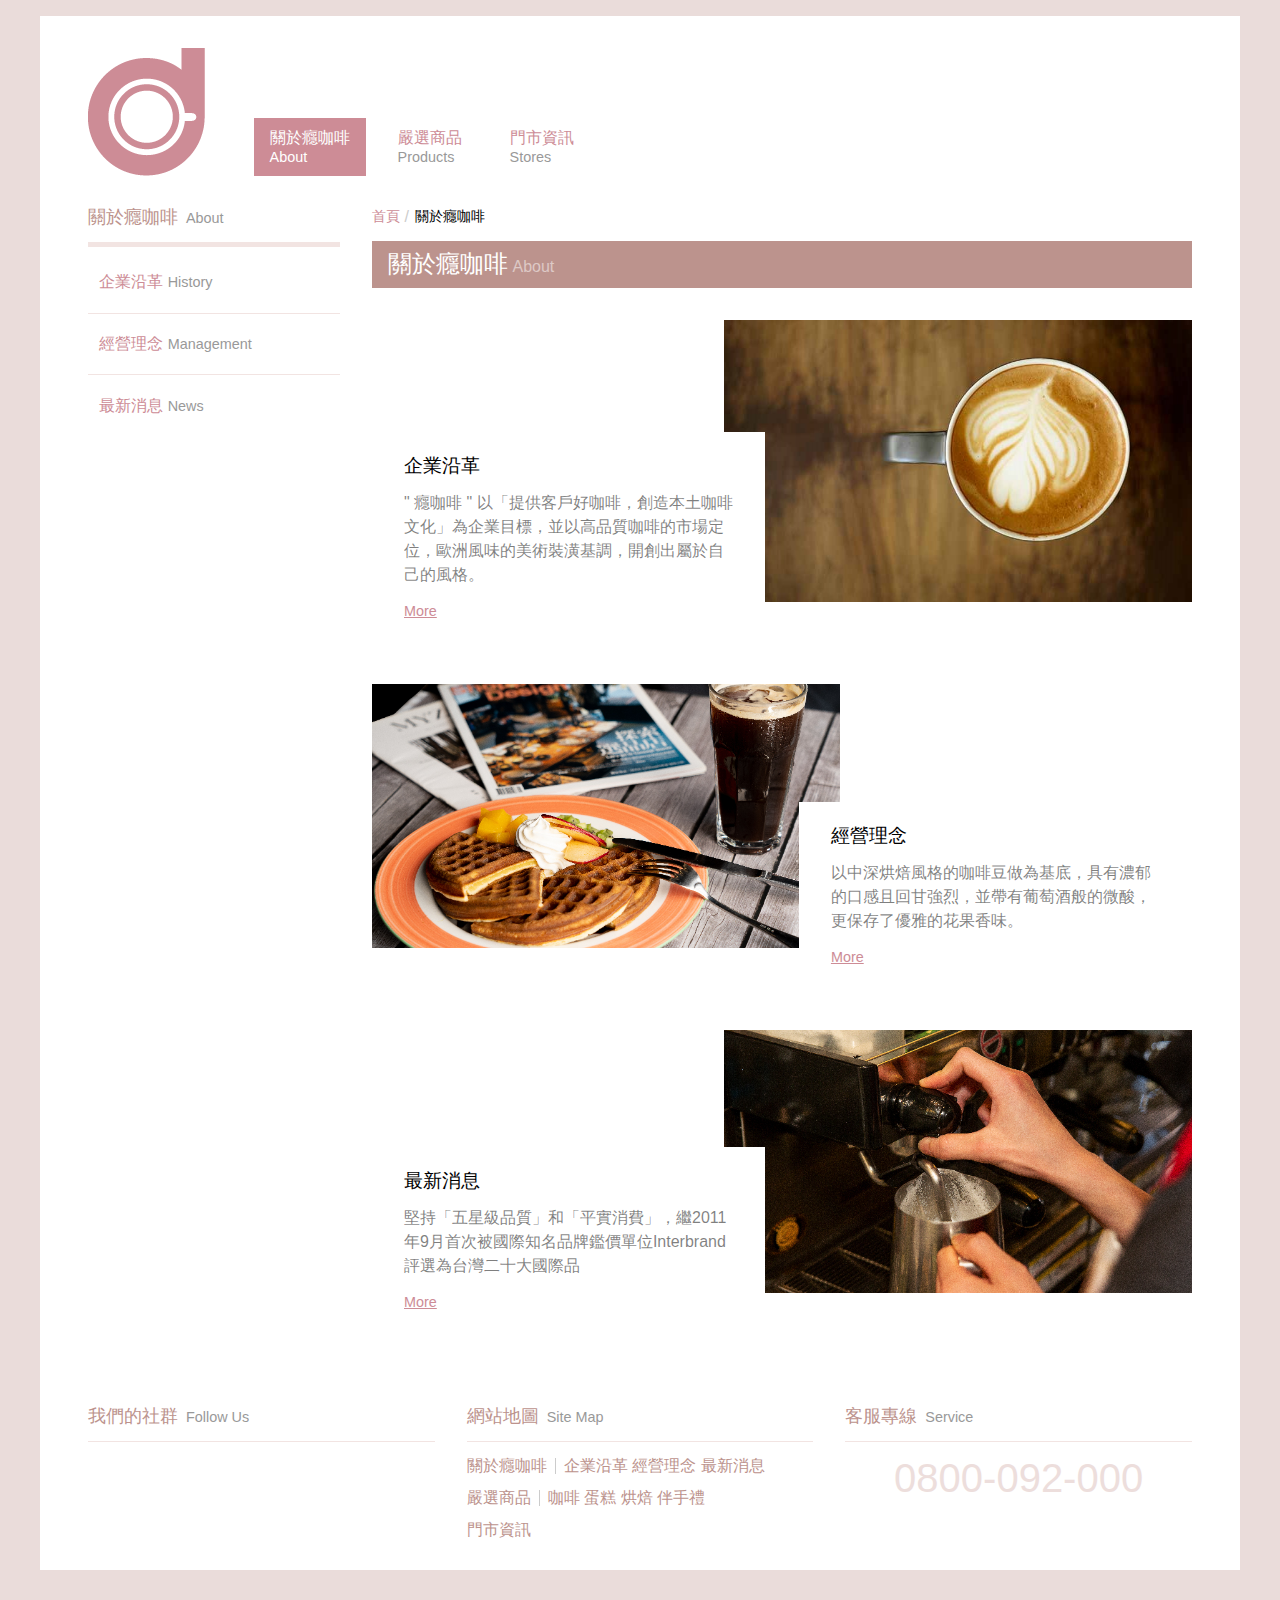
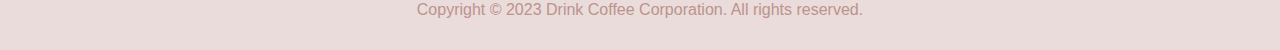
<file: about.html>
<!DOCTYPE html>
<html lang="zh-Hant-TW">

<head>
	<meta charset="UTF-8">
	<meta http-equiv="X-UA-Compatible" content="IE=edge">
	<meta name="viewport" content="width=device-width, initial-scale=1.0">
	<meta name="keywords" content="癮咖啡, 企業沿革, 經營理念, 最新消息">
	<meta name="description" content="關於癮咖啡描述">
	<meta property="og:title" content="關於癮咖啡 - 癮咖啡 Drink Coffee">
	<meta property="og:description" content="關於癮咖啡描述">
	<meta property="og:type" content="website">
	<meta property="og:url" content="https://awayh.github.io/drink/about.html">
	<meta property="og:image" content="https://awayh.github.io/drink/images/og-image.png">
	<title>關於癮咖啡 - 癮咖啡 Drink Coffee</title>
	<link rel="shortcut icon" href="./favicon.png" type="image/x-icon">
	<link rel="stylesheet" href="./style/reset.css">
	<link rel="stylesheet" href="./style/all.css">
	<link rel="stylesheet" href="./style/about.css">
	<link rel="stylesheet" href="https://cdnjs.cloudflare.com/ajax/libs/font-awesome/6.2.1/css/all.min.css" integrity="sha512-MV7K8+y+gLIBoVD59lQIYicR65iaqukzvf/nwasF0nqhPay5w/9lJmVM2hMDcnK1OnMGCdVK+iQrJ7lzPJQd1w==" crossorigin="anonymous" referrerpolicy="no-referrer" />
</head>

<body>

	<div class="wrapper">

		<!-- 頁首、導覽 -->
		<header class="wrapper-item">
			<div class="header">
				<div class="header-head">
					<a href="./">
						<picture>
							<source srcset="./images/logo-desktop.png" media="(min-width: 481px)">
							<source srcset="./images/logo-mobile.png" media="(max-width: 480px)">
							<img class="header-img" src="./images/logo-desktop.png" width="117" height="128" alt="癮咖啡">
						</picture>
					</a>
				</div>
				<div class="header-body">
					<nav class="nav">
						<ul class="nav-ul">
							<li class="nav-li nav-li-active">
								<a href="./about.html" class="nav-link">
									<span class="nav-cht">關於癮咖啡</span>
									<span class="nav-en">about</span>
								</a>
								<ul class="nav-child-ul">
									<li class="nav-child-li">
										<a class="nav-link" href="about-history.html">
											<span class="nav-cht">企業沿革</span>
											<span class="nav-en">history</span>
										</a>
									</li>
									<li class="nav-child-li">
										<a class="nav-link" href="about-management.html">
											<span class="nav-cht">經營理念</span>
											<span class="nav-en">management</span>
										</a>
									</li>
									<li class="nav-child-li">
										<a class="nav-link" href="about-news.html">
											<span class="nav-cht">最新消息</span>
											<span class="nav-en">news</span>
										</a>
									</li>
								</ul>
							</li>
							<li class="nav-li">
								<a href="./products.html" class="nav-link">
									<span class="nav-cht">嚴選商品</span>
									<span class="nav-en">products</span>
								</a>
								<ul class="nav-child-ul">
									<li class="nav-child-li">
										<a class="nav-link" href="./products-list.html">
											<span class="nav-cht">咖啡</span>
											<span class="nav-en">coffee</span>
										</a>
									</li>
									<li class="nav-child-li">
										<a class="nav-link" href="./products-list.html">
											<span class="nav-cht">蛋糕</span>
											<span class="nav-en">cake</span>
										</a>
									</li>
									<li class="nav-child-li">
										<a class="nav-link" href="./products-list.html">
											<span class="nav-cht">烘焙</span>
											<span class="nav-en">bread</span>
										</a>
									</li>
									<li class="nav-child-li">
										<a class="nav-link" href="./products-list.html">
											<span class="nav-cht">伴手禮</span>
											<span class="nav-en">gift</span>
										</a>
									</li>
								</ul>
							</li>
							<li class="nav-li">
								<a href="./stores.html" class="nav-link">
									<span class="nav-cht">門市資訊</span>
									<span class="nav-en">stores</span>
								</a>
							</li>
						</ul>
					</nav>
				</div>
				<div class="header-foot">
					<button type="button"><i class="fa-solid fa-bars"></i></button>
				</div>
			</div>
		</header>

		<section class="wrapper-item">
			<div class="col col-row">
				<div class="col-item col-item-3">
					<div class="menu">
						<div class="menu-head">
							<header class="group">
								<div class="group-head">
									<h4 class="group-title">關於癮咖啡<small class="group-small">about</small></h4>
								</div>
							</header>
						</div>
						<div class="menu-body">
							<div class="subnav">
								<ul class="subnav-ul">
									<li class="subnav-li">
										<a href="./about-history.html" class="subnav-link">
											<span class="subnav-cht">企業沿革</span>
											<span class="subnav-en">history</span>
										</a>
									</li>
									<li class="subnav-li">
										<a href="./about-management.html" class="subnav-link">
											<span class="subnav-cht">經營理念</span>
											<span class="subnav-en">management</span>
										</a>
									</li>
									<li class="subnav-li">
										<a href="./about-news.html" class="subnav-link">
											<span class="subnav-cht">最新消息</span>
											<span class="subnav-en">news</span>
										</a>
									</li>
								</ul>
							</div>
						</div>
					</div>
				</div>
				<div class="col-item col-item-9">

					<div class="breadcrumb">
						<span class="breadcrumb-item"><a class="breadcrumb-link" href="./">首頁</a></span>
						<span class="breadcrumb-item">關於癮咖啡</span>
					</div>

					<article class="content">
						<div class="content-head">

							<header class="headline">
								<div class="headline-head">
									<h1 class="headline-title">
										<span class="headline-cht">關於癮咖啡</span>
										<small class="headline-en">about</small>
									</h1>
								</div>
							</header>

						</div>

						<div class="content-body">

							<div class="features">

								<div class="feature">
									<div class="feature-head">
										<h2 class="feature-title">企業沿革</h2>
										<p class="feature-desc">" 癮咖啡 " 以「提供客戶好咖啡，創造本土咖啡文化」為企業目標，並以高品質咖啡的市場定位，歐洲風味的美術裝潢基調，開創出屬於自己的風格。</p>
										<div class="feature-links">
											<a class="feature-link" href="./about-history.html">more</a>
										</div>
									</div>
									<div class="feature-body">
										<img class="feature-img" src="./images/feature1.jpg" width="794" height="480" alt="企業沿革">
									</div>
								</div>

								<div class="feature feature-reverse">
									<div class="feature-head">
										<h2 class="feature-title">經營理念</h2>
										<p class="feature-desc">以中深烘焙風格的咖啡豆做為基底，具有濃郁的口感且回甘強烈，並帶有葡萄酒般的微酸，更保存了優雅的花果香味。</p>
										<div class="feature-links">
											<a class="feature-link" href="./about-management.html">more</a>
										</div>
									</div>
									<div class="feature-body">
										<img class="feature-img" src="./images/feature2.jpg" width="794" height="480" alt="經營理念">
									</div>
								</div>

								<div class="feature">
									<div class="feature-head">
										<h2 class="feature-title">最新消息</h2>
										<p class="feature-desc">堅持「五星級品質」和「平實消費」，繼2011年9月首次被國際知名品牌鑑價單位Interbrand評選為台灣二十大國際品</p>
										<div class="feature-links">
											<a class="feature-link" href="./about-news.html">more</a>
										</div>
									</div>
									<div class="feature-body">
										<img class="feature-img" src="./images/feature3.jpg" width="794" height="480" alt="最新消息">
									</div>
								</div>



							</div>









						</div>
					</article>

				</div>
			</div>
		</section>

		<section class=" wrapper-item wrapper-item-other">
			<div class="col col-row">
				<div class="col-item col-item-4">
					<section class="contact">
						<div class="contact-head">
							<header class="group group-solid-sm">
								<div class="group-head">
									<h4 class="group-title">我們的社群<small class="group-small">follow us</small></h4>
								</div>
							</header>
						</div>
						<div class="contact-body">

							<div class="contact-social">
								<a class="contact-icon" href="javascript:;">
									<i class="fa-brands fa-square-facebook"></i>
								</a>
								<a class="contact-icon" href="javascript:;">
									<i class="fa-brands fa-square-instagram"></i>
								</a>
								<a class="contact-icon" href="javascript:;">
									<i class="fa-brands fa-square-twitter"></i>
								</a>
							</div>

						</div>
					</section>
				</div>
				<div class="col-item col-item-4">
					<section class="contact">
						<div class="contact-head">
							<header class="group group-solid-sm">
								<div class="group-head">
									<h4 class="group-title">網站地圖<small class="group-small">site map</small></h4>
								</div>
							</header>
						</div>
						<div class="contact-body">

							<ul class="contact-ul">
								<li class="contact-li">
									<a class="contact-link" href="./about.html">關於癮咖啡</a>
									<ul class="contact-child-ul">
										<li class="contact-child-li">
											<a class="contact-link" href="./about-history.html">企業沿革</a>
										</li>
										<li class="contact-child-li">
											<a class="contact-link" href="./about-management.html">經營理念</a>
										</li>
										<li class="contact-child-li">
											<a class="contact-link" href="./about-news.html">最新消息</a>
										</li>
									</ul>
								</li>
								<li class="contact-li">
									<a class="contact-link" href="./products.html">嚴選商品</a>
									<ul class="contact-child-ul">
										<li class="contact-child-li">
											<a class="contact-link" href="./products-list.html">咖啡</a>
										</li>
										<li class="contact-child-li">
											<a class="contact-link" href="./products-list.html">蛋糕</a>
										</li>
										<li class="contact-child-li">
											<a class="contact-link" href="./products-list.html">烘焙</a>
										</li>
										<li class="contact-child-li">
											<a class="contact-link" href="./products-list.html">伴手禮</a>
										</li>
									</ul>
								</li>
								<li class="contact-li">
									<a class="contact-link" href="./stores.html">門市資訊</a>
								</li>
							</ul>

						</div>
					</section>
				</div>
				<div class="col-item col-item-4">
					<section class="contact">
						<div class="contact-head">
							<header class="group group-solid-sm">
								<div class="group-head">
									<h4 class="group-title">客服專線<small class="group-small">service</small></h4>
								</div>
							</header>
						</div>
						<div class="contact-body">
							<div class="contact-service">
								<p class="contact-tel">0800-092-000</p>
							</div>
						</div>
					</section>
				</div>
			</div>
		</section>

	</div>

	<footer class="footer">
		<p class="footer-desc">Copyright © 2023 Drink Coffee Corporation. All rights reserved.</p>
	</footer>

	<script>
		let num = 0;
		for (let i = 1; i <= 12; i++) {
			num = 100/12*i;
			// console.log(i);
			console.log(i, num);
		}
	</script>

</body>

</html>
</file>
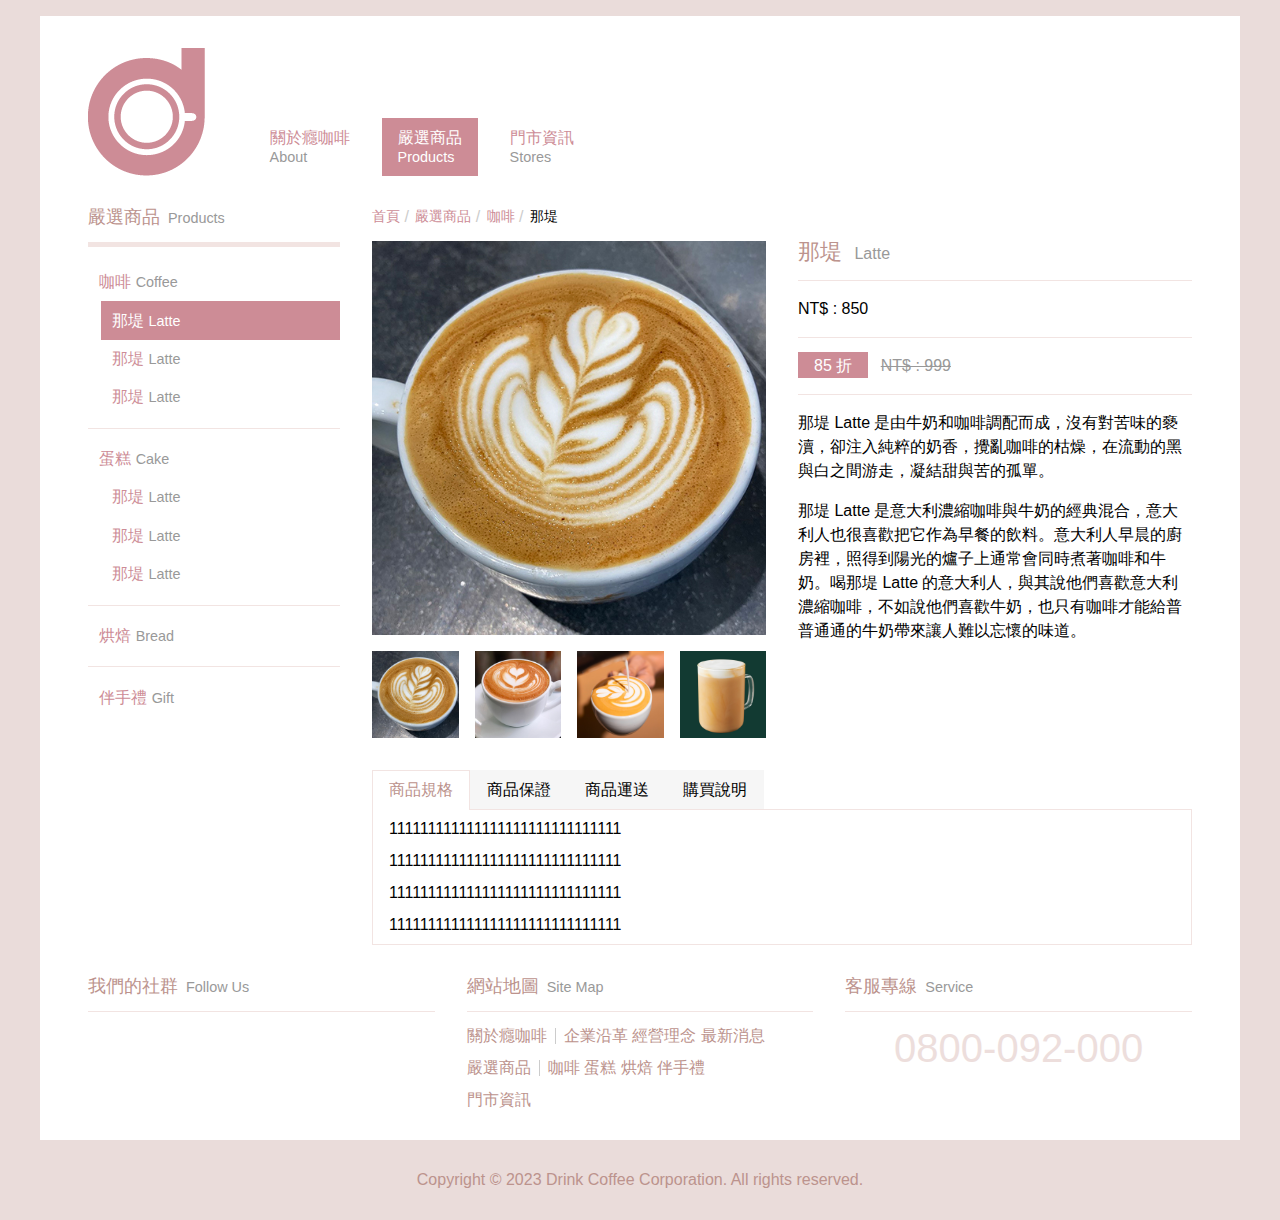
<file: products-detail.html>
<!DOCTYPE html>
<html lang="zh-Hant-TW">

<head>
	<meta charset="UTF-8">
	<meta http-equiv="X-UA-Compatible" content="IE=edge">
	<meta name="viewport" content="width=device-width, initial-scale=1.0">
	<meta name="keywords" content="癮咖啡, 咖啡, 那堤, Latte, 牛奶">
	<meta name="description" content="那堤 Latte 是由牛奶和咖啡調配而成，沒有對苦味的褻瀆，卻注入純粹的奶香，攪亂咖啡的枯燥，在流動的黑與白之間游走，凝結甜與苦的孤單。">
	<meta property="og:title" content="那堤 Latte - 癮咖啡 Drink Coffee">
	<meta property="og:description" content="那堤 Latte 是由牛奶和咖啡調配而成，沒有對苦味的褻瀆，卻注入純粹的奶香，攪亂咖啡的枯燥，在流動的黑與白之間游走，凝結甜與苦的孤單。">
	<meta property="og:type" content="website">
	<meta property="og:url" content="https://awayh.github.io/drink/products-detail.html">
	<meta property="og:image" content="https://awayh.github.io/drink/images/og-image.png">
	<title>那堤 Latte - 癮咖啡 Drink Coffee</title>
	<link rel="shortcut icon" href="./favicon.png" type="image/x-icon">
	<link rel="stylesheet" href="./style/reset.css">
	<link rel="stylesheet" href="./style/all.css">
	<link rel="stylesheet" href="./style/products.css">
	<link rel="stylesheet" href="https://cdnjs.cloudflare.com/ajax/libs/font-awesome/6.2.1/css/all.min.css" integrity="sha512-MV7K8+y+gLIBoVD59lQIYicR65iaqukzvf/nwasF0nqhPay5w/9lJmVM2hMDcnK1OnMGCdVK+iQrJ7lzPJQd1w==" crossorigin="anonymous" referrerpolicy="no-referrer" />
</head>

<body>

	<div class="wrapper">

		<!-- 頁首、導覽 -->
		<header class="wrapper-item">
			<div class="header">
				<div class="header-head">
					<a href="./">
						<picture>
							<source srcset="./images/logo-desktop.png" media="(min-width: 481px)">
							<source srcset="./images/logo-mobile.png" media="(max-width: 480px)">
							<img class="header-img" src="./images/logo-desktop.png" width="117" height="128" alt="癮咖啡">
						</picture>
					</a>
				</div>
				<div class="header-body">
					<nav class="nav">
						<ul class="nav-ul">
							<li class="nav-li">
								<a href="./about.html" class="nav-link">
									<span class="nav-cht">關於癮咖啡</span>
									<span class="nav-en">about</span>
								</a>
								<ul class="nav-child-ul">
									<li class="nav-child-li">
										<a class="nav-link" href="about-history.html">
											<span class="nav-cht">企業沿革</span>
											<span class="nav-en">history</span>
										</a>
									</li>
									<li class="nav-child-li">
										<a class="nav-link" href="about-management.html">
											<span class="nav-cht">經營理念</span>
											<span class="nav-en">management</span>
										</a>
									</li>
									<li class="nav-child-li">
										<a class="nav-link" href="about-news.html">
											<span class="nav-cht">最新消息</span>
											<span class="nav-en">news</span>
										</a>
									</li>
								</ul>
							</li>
							<li class="nav-li nav-li-active">
								<a href="./products.html" class="nav-link">
									<span class="nav-cht">嚴選商品</span>
									<span class="nav-en">products</span>
								</a>
								<ul class="nav-child-ul">
									<li class="nav-child-li">
										<a class="nav-link" href="./products-list.html">
											<span class="nav-cht">咖啡</span>
											<span class="nav-en">coffee</span>
										</a>
									</li>
									<li class="nav-child-li">
										<a class="nav-link" href="./products-list.html">
											<span class="nav-cht">蛋糕</span>
											<span class="nav-en">cake</span>
										</a>
									</li>
									<li class="nav-child-li">
										<a class="nav-link" href="./products-list.html">
											<span class="nav-cht">烘焙</span>
											<span class="nav-en">bread</span>
										</a>
									</li>
									<li class="nav-child-li">
										<a class="nav-link" href="./products-list.html">
											<span class="nav-cht">伴手禮</span>
											<span class="nav-en">gift</span>
										</a>
									</li>
								</ul>
							</li>
							<li class="nav-li">
								<a href="./stores.html" class="nav-link">
									<span class="nav-cht">門市資訊</span>
									<span class="nav-en">stores</span>
								</a>
							</li>
						</ul>
					</nav>
				</div>
				<div class="header-foot">
					<button type="button"><i class="fa-solid fa-bars"></i></button>
				</div>
			</div>
		</header>

		<section class="wrapper-item">
			<div class="col col-row">
				<div class="col-item col-item-3">
					<div class="menu">
						<div class="menu-head">
							<header class="group">
								<div class="group-head">
									<h4 class="group-title">嚴選商品<small class="group-small">products</small></h4>
								</div>
							</header>
						</div>
						<div class="menu-body">
							<div class="subnav">
								<ul class="subnav-ul">
									<li class="subnav-li">
										<a href="./products-list.html" class="subnav-link">
											<span class="subnav-cht">咖啡</span>
											<span class="subnav-en">coffee</span>
										</a>
										<ul class="subnav-child-ul">
											<li class="subnav-child-li subnav-child-li-active">
												<a class="subnav-link" href="./products-detail.html">
													<span class="subnav-cht">那堤</span>
													<span class="subnav-en">latte</span>
												</a>
											</li>
											<li class="subnav-child-li">
												<a class="subnav-link" href="./products-detail.html">
													<span class="subnav-cht">那堤</span>
													<span class="subnav-en">latte</span>
												</a>
											</li>
											<li class="subnav-child-li">
												<a class="subnav-link" href="./products-detail.html">
													<span class="subnav-cht">那堤</span>
													<span class="subnav-en">latte</span>
												</a>
											</li>
										</ul>
									</li>
									<li class="subnav-li">
										<a href="./about-management.html" class="subnav-link">
											<span class="subnav-cht">蛋糕</span>
											<span class="subnav-en">cake</span>
										</a>
										<ul class="subnav-child-ul">
											<li class="subnav-child-li">
												<a class="subnav-link" href="./products-detail.html">
													<span class="subnav-cht">那堤</span>
													<span class="subnav-en">latte</span>
												</a>
											</li>
											<li class="subnav-child-li">
												<a class="subnav-link" href="./products-detail.html">
													<span class="subnav-cht">那堤</span>
													<span class="subnav-en">latte</span>
												</a>
											</li>
											<li class="subnav-child-li">
												<a class="subnav-link" href="./products-detail.html">
													<span class="subnav-cht">那堤</span>
													<span class="subnav-en">latte</span>
												</a>
											</li>
										</ul>
									</li>
									<li class="subnav-li">
										<a href="./about-news.html" class="subnav-link">
											<span class="subnav-cht">烘焙</span>
											<span class="subnav-en">bread</span>
										</a>
									</li>
									<li class="subnav-li">
										<a href="./about-news.html" class="subnav-link">
											<span class="subnav-cht">伴手禮</span>
											<span class="subnav-en">gift</span>
										</a>
									</li>
								</ul>
							</div>
						</div>
					</div>
				</div>
				<div class="col-item col-item-9">

					<div class="breadcrumb">
						<span class="breadcrumb-item"><a class="breadcrumb-link" href="./">首頁</a></span>
						<span class="breadcrumb-item"><a class="breadcrumb-link" href="./products.html">嚴選商品</a></span>
						<span class="breadcrumb-item"><a class="breadcrumb-link" href="./products-list.html">咖啡</a></span>
						<span class="breadcrumb-item">那堤</span>
					</div>

					<article class="content">

						<div class="content-body">
							<div class="content-item">
								<div class="commodity">
									<div class="commodity-head">
										<h1 class="commodity-title">
											<span class="commodity-cht">那堤</span>
											<small class="commodity-en">Latte</small>
										</h1>
										<ul class="commodity-ul">
											<li class="commodity-li">
												<p class="commodity-desc">NT$ : 850</p>
											</li>
											<li class="commodity-li">
												<p class="commodity-desc commodity-sale">85 折</p>
												<p class="commodity-desc commodity-cost"><del>NT$ : 999</del></p>
											</li>
											<li class="commodity-li">
												<p class="commodity-desc">那堤 Latte 是由牛奶和咖啡調配而成，沒有對苦味的褻瀆，卻注入純粹的奶香，攪亂咖啡的枯燥，在流動的黑與白之間游走，凝結甜與苦的孤單。</p>
												<p class="commodity-desc">那堤 Latte 是意大利濃縮咖啡與牛奶的經典混合，意大利人也很喜歡把它作為早餐的飲料。意大利人早晨的廚房裡，照得到陽光的爐子上通常會同時煮著咖啡和牛奶。喝那堤 Latte 的意大利人，與其說他們喜歡意大利濃縮咖啡，不如說他們喜歡牛奶，也只有咖啡才能給普普通通的牛奶帶來讓人難以忘懷的味道。</p>
											</li>
										</ul>
									</div>
									<div class="commodity-body">

										<div class="commodity-imgs">

											<div class="commodity-feature">
												<img class="commodity-img" src="./images/commodity1.jpg" width="500" height="500" alt="那堤 Latte">
											</div>

											<div class="commodity-thumbnail">
												<img class="commodity-img" src="./images/commodity1.jpg" width="100" height="100" alt="那堤 Latte">
												<img class="commodity-img" src="./images/commodity2.jpg" width="100" height="100" alt="那堤 Latte">
												<img class="commodity-img" src="./images/commodity3.jpg" width="100" height="100" alt="那堤 Latte">
												<img class="commodity-img" src="./images/commodity4.jpg" width="100" height="100" alt="那堤 Latte">
											</div>

										</div>

									</div>
								</div>
							</div>
							<div class="content-item">
								<div class="tab">
									<ul class="tab-ul">
										<li class="tab-li tab-li-active">商品規格</li>
										<li class="tab-li">商品保證</li>
										<li class="tab-li">商品運送</li>
										<li class="tab-li">購買說明</li>
									</ul>
									<div class="tab-container">
										<div class="tab-content">
											<p>111111111111111111111111111111</p>
											<p>111111111111111111111111111111</p>
											<p>111111111111111111111111111111</p>
											<p>111111111111111111111111111111</p>
										</div>
										<div class="tab-content">
											<p>2222222222222222222222222222</p>
											<p>2222222222222222222222222222</p>
											<p>2222222222222222222222222222</p>
											<p>2222222222222222222222222222</p>
										</div>
										<div class="tab-content">
											<p>333333333333333333333333333</p>
											<p>333333333333333333333333333</p>
											<p>333333333333333333333333333</p>
											<p>333333333333333333333333333</p>
										</div>
										<div class="tab-content">
											<p>444444444444444444444444444</p>
											<p>444444444444444444444444444</p>
											<p>444444444444444444444444444</p>
											<p>444444444444444444444444444</p>
										</div>
									</div>
								</div>
							</div>
						</div>

					</article>

				</div>
			</div>
		</section>

		<section class=" wrapper-item wrapper-item-other">
			<div class="col col-row">
				<div class="col-item col-item-4">
					<section class="contact">
						<div class="contact-head">
							<header class="group group-solid-sm">
								<div class="group-head">
									<h4 class="group-title">我們的社群<small class="group-small">follow us</small></h4>
								</div>
							</header>
						</div>
						<div class="contact-body">

							<div class="contact-social">
								<a class="contact-icon" href="javascript:;">
									<i class="fa-brands fa-square-facebook"></i>
								</a>
								<a class="contact-icon" href="javascript:;">
									<i class="fa-brands fa-square-instagram"></i>
								</a>
								<a class="contact-icon" href="javascript:;">
									<i class="fa-brands fa-square-twitter"></i>
								</a>
							</div>

						</div>
					</section>
				</div>
				<div class="col-item col-item-4">
					<section class="contact">
						<div class="contact-head">
							<header class="group group-solid-sm">
								<div class="group-head">
									<h4 class="group-title">網站地圖<small class="group-small">site map</small></h4>
								</div>
							</header>
						</div>
						<div class="contact-body">

							<ul class="contact-ul">
								<li class="contact-li">
									<a class="contact-link" href="./about.html">關於癮咖啡</a>
									<ul class="contact-child-ul">
										<li class="contact-child-li">
											<a class="contact-link" href="./about-history.html">企業沿革</a>
										</li>
										<li class="contact-child-li">
											<a class="contact-link" href="./about-management.html">經營理念</a>
										</li>
										<li class="contact-child-li">
											<a class="contact-link" href="./about-news.html">最新消息</a>
										</li>
									</ul>
								</li>
								<li class="contact-li">
									<a class="contact-link" href="./products.html">嚴選商品</a>
									<ul class="contact-child-ul">
										<li class="contact-child-li">
											<a class="contact-link" href="./products-list.html">咖啡</a>
										</li>
										<li class="contact-child-li">
											<a class="contact-link" href="./products-list.html">蛋糕</a>
										</li>
										<li class="contact-child-li">
											<a class="contact-link" href="./products-list.html">烘焙</a>
										</li>
										<li class="contact-child-li">
											<a class="contact-link" href="./products-list.html">伴手禮</a>
										</li>
									</ul>
								</li>
								<li class="contact-li">
									<a class="contact-link" href="./stores.html">門市資訊</a>
								</li>
							</ul>

						</div>
					</section>
				</div>
				<div class="col-item col-item-4">
					<section class="contact">
						<div class="contact-head">
							<header class="group group-solid-sm">
								<div class="group-head">
									<h4 class="group-title">客服專線<small class="group-small">service</small></h4>
								</div>
							</header>
						</div>
						<div class="contact-body">
							<div class="contact-service">
								<p class="contact-tel">0800-092-000</p>
							</div>
						</div>
					</section>
				</div>
			</div>
		</section>

	</div>

	<footer class="footer">
		<p class="footer-desc">Copyright © 2023 Drink Coffee Corporation. All rights reserved.</p>
	</footer>

	<script>
		let num = 0;
		for (let i = 1; i <= 12; i++) {
			num = 100/12*i;
			// console.log(i);
			console.log(i, num);
		}
	</script>

</body>

</html>
</file>
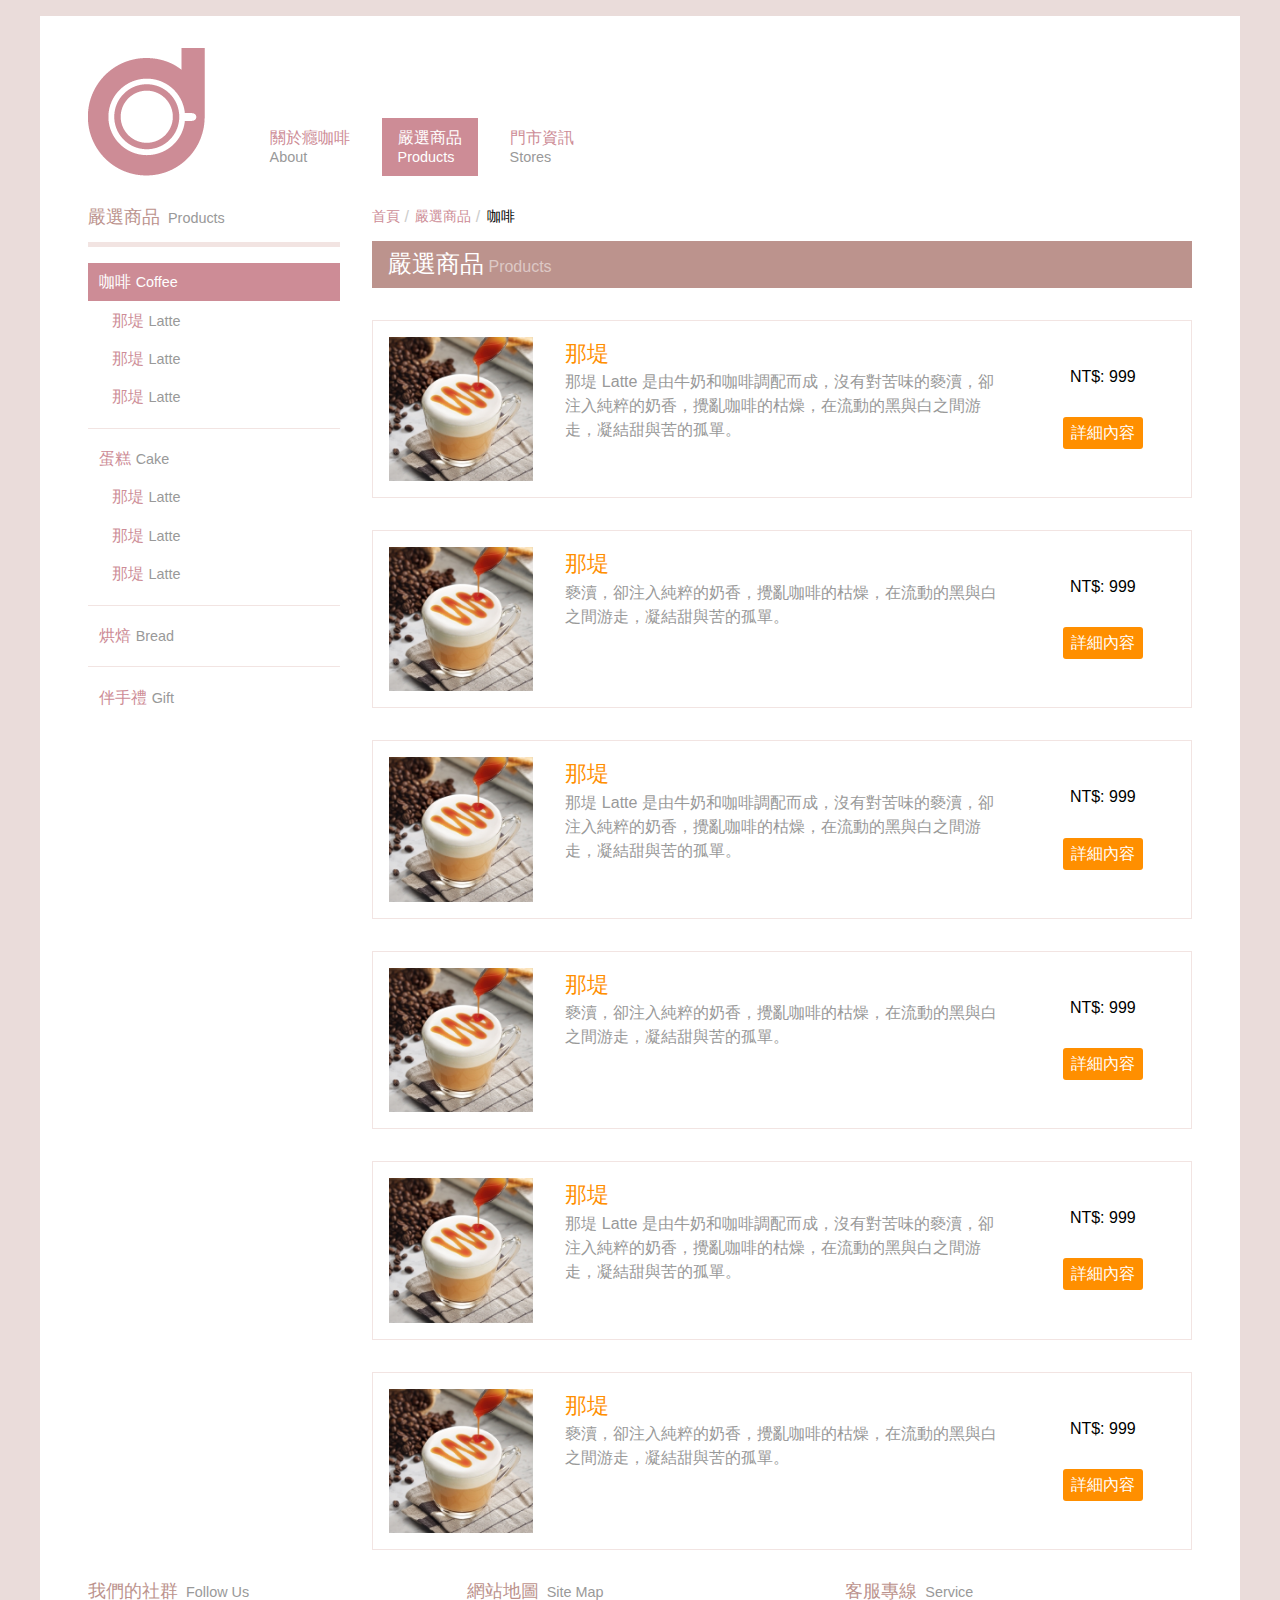
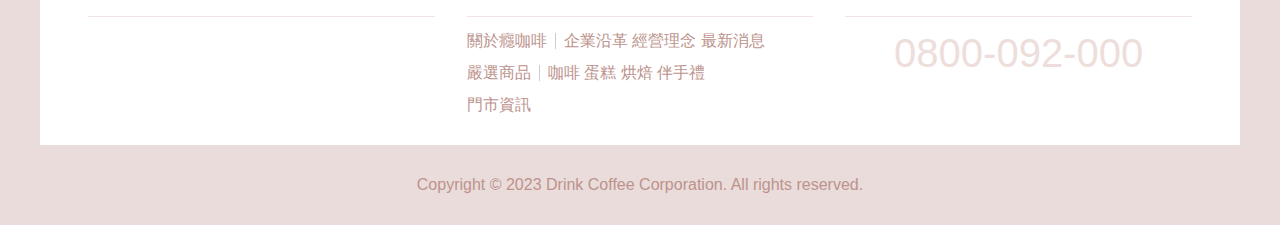
<file: products-list.html>
<!DOCTYPE html>
<html lang="zh-Hant-TW">

<head>
	<meta charset="UTF-8">
	<meta http-equiv="X-UA-Compatible" content="IE=edge">
	<meta name="viewport" content="width=device-width, initial-scale=1.0">
	<meta name="keywords" content="癮咖啡, 咖啡, 那堤, 卡布奇諾, 美式, Latte, cappuccino">
	<meta name="description" content="咖啡列表描述">
	<meta property="og:title" content="咖啡 - 癮咖啡 Drink Coffee">
	<meta property="og:description" content="咖啡列表描述">
	<meta property="og:type" content="website">
	<meta property="og:url" content="https://awayh.github.io/drink/products-list.html">
	<meta property="og:image" content="https://awayh.github.io/drink/images/og-image.png">
	<title>咖啡 - 癮咖啡 Drink Coffee</title>
	<link rel="shortcut icon" href="./favicon.png" type="image/x-icon">
	<link rel="stylesheet" href="./style/reset.css">
	<link rel="stylesheet" href="./style/all.css">
	<link rel="stylesheet" href="./style/products.css">
	<link rel="stylesheet" href="https://cdnjs.cloudflare.com/ajax/libs/font-awesome/6.2.1/css/all.min.css" integrity="sha512-MV7K8+y+gLIBoVD59lQIYicR65iaqukzvf/nwasF0nqhPay5w/9lJmVM2hMDcnK1OnMGCdVK+iQrJ7lzPJQd1w==" crossorigin="anonymous" referrerpolicy="no-referrer" />
</head>

<body>

	<div class="wrapper">

		<!-- 頁首、導覽 -->
		<header class="wrapper-item">
			<div class="header">
				<div class="header-head">
					<a href="./">
						<picture>
							<source srcset="./images/logo-desktop.png" media="(min-width: 481px)">
							<source srcset="./images/logo-mobile.png" media="(max-width: 480px)">
							<img class="header-img" src="./images/logo-desktop.png" width="117" height="128" alt="癮咖啡">
						</picture>
					</a>
				</div>
				<div class="header-body">
					<nav class="nav">
						<ul class="nav-ul">
							<li class="nav-li">
								<a href="./about.html" class="nav-link">
									<span class="nav-cht">關於癮咖啡</span>
									<span class="nav-en">about</span>
								</a>
								<ul class="nav-child-ul">
									<li class="nav-child-li">
										<a class="nav-link" href="about-history.html">
											<span class="nav-cht">企業沿革</span>
											<span class="nav-en">history</span>
										</a>
									</li>
									<li class="nav-child-li">
										<a class="nav-link" href="about-management.html">
											<span class="nav-cht">經營理念</span>
											<span class="nav-en">management</span>
										</a>
									</li>
									<li class="nav-child-li">
										<a class="nav-link" href="about-news.html">
											<span class="nav-cht">最新消息</span>
											<span class="nav-en">news</span>
										</a>
									</li>
								</ul>
							</li>
							<li class="nav-li nav-li-active">
								<a href="./products.html" class="nav-link">
									<span class="nav-cht">嚴選商品</span>
									<span class="nav-en">products</span>
								</a>
								<ul class="nav-child-ul">
									<li class="nav-child-li">
										<a class="nav-link" href="./products-list.html">
											<span class="nav-cht">咖啡</span>
											<span class="nav-en">coffee</span>
										</a>
									</li>
									<li class="nav-child-li">
										<a class="nav-link" href="./products-list.html">
											<span class="nav-cht">蛋糕</span>
											<span class="nav-en">cake</span>
										</a>
									</li>
									<li class="nav-child-li">
										<a class="nav-link" href="./products-list.html">
											<span class="nav-cht">烘焙</span>
											<span class="nav-en">bread</span>
										</a>
									</li>
									<li class="nav-child-li">
										<a class="nav-link" href="./products-list.html">
											<span class="nav-cht">伴手禮</span>
											<span class="nav-en">gift</span>
										</a>
									</li>
								</ul>
							</li>
							<li class="nav-li">
								<a href="./stores.html" class="nav-link">
									<span class="nav-cht">門市資訊</span>
									<span class="nav-en">stores</span>
								</a>
							</li>
						</ul>
					</nav>
				</div>
				<div class="header-foot">
					<button type="button"><i class="fa-solid fa-bars"></i></button>
				</div>
			</div>
		</header>

		<section class="wrapper-item">
			<div class="col col-row">
				<div class="col-item col-item-3">
					<div class="menu">
						<div class="menu-head">
							<header class="group">
								<div class="group-head">
									<h4 class="group-title">嚴選商品<small class="group-small">products</small></h4>
								</div>
							</header>
						</div>
						<div class="menu-body">
							<div class="subnav">
								<ul class="subnav-ul">
									<li class="subnav-li subnav-li-active">
										<a href="./products-list.html" class="subnav-link">
											<span class="subnav-cht">咖啡</span>
											<span class="subnav-en">coffee</span>
										</a>
										<ul class="subnav-child-ul">
											<li class="subnav-child-li">
												<a class="subnav-link" href="./products-detail.html">
													<span class="subnav-cht">那堤</span>
													<span class="subnav-en">latte</span>
												</a>
											</li>
											<li class="subnav-child-li">
												<a class="subnav-link" href="./products-detail.html">
													<span class="subnav-cht">那堤</span>
													<span class="subnav-en">latte</span>
												</a>
											</li>
											<li class="subnav-child-li">
												<a class="subnav-link" href="./products-detail.html">
													<span class="subnav-cht">那堤</span>
													<span class="subnav-en">latte</span>
												</a>
											</li>
										</ul>
									</li>
									<li class="subnav-li">
										<a href="./about-management.html" class="subnav-link">
											<span class="subnav-cht">蛋糕</span>
											<span class="subnav-en">cake</span>
										</a>
										<ul class="subnav-child-ul">
											<li class="subnav-child-li">
												<a class="subnav-link" href="./products-detail.html">
													<span class="subnav-cht">那堤</span>
													<span class="subnav-en">latte</span>
												</a>
											</li>
											<li class="subnav-child-li">
												<a class="subnav-link" href="./products-detail.html">
													<span class="subnav-cht">那堤</span>
													<span class="subnav-en">latte</span>
												</a>
											</li>
											<li class="subnav-child-li">
												<a class="subnav-link" href="./products-detail.html">
													<span class="subnav-cht">那堤</span>
													<span class="subnav-en">latte</span>
												</a>
											</li>
										</ul>
									</li>
									<li class="subnav-li">
										<a href="./about-news.html" class="subnav-link">
											<span class="subnav-cht">烘焙</span>
											<span class="subnav-en">bread</span>
										</a>
									</li>
									<li class="subnav-li">
										<a href="./about-news.html" class="subnav-link">
											<span class="subnav-cht">伴手禮</span>
											<span class="subnav-en">gift</span>
										</a>
									</li>
								</ul>
							</div>
						</div>
					</div>
				</div>
				<div class="col-item col-item-9">

					<div class="breadcrumb">
						<span class="breadcrumb-item"><a class="breadcrumb-link" href="./">首頁</a></span>
						<span class="breadcrumb-item"><a class="breadcrumb-link" href="./products.html">嚴選商品</a></span>
						<span class="breadcrumb-item">咖啡</span>
					</div>

					<article class="content">
						<div class="content-head">

							<header class="headline">
								<div class="headline-head">
									<h1 class="headline-title">
										<span class="headline-cht">嚴選商品</span>
										<small class="headline-en">products</small>
									</h1>
								</div>
							</header>

						</div>

						<div class="content-body">

							<div class="col col-row">
								<div class="col-item col-item-12">

									<section class="card card-matrix card-border">
										<header class="card-head">
											<h2 class="card-title">
												<a class="card-link" href="./products-detail.html">那堤</a>
											</h2>
											<p class="card-desc">那堤 Latte 是由牛奶和咖啡調配而成，沒有對苦味的褻瀆，卻注入純粹的奶香，攪亂咖啡的枯燥，在流動的黑與白之間游走，凝結甜與苦的孤單。</p>
										</header>

										<div class="card-body">
											<a href="./products-detail.html">
												<img class="card-img" src="./images/prod-coffee.jpg" width="225" height="150" alt="黑森林">
											</a>
										</div>

										<footer class="card-foot">
											<div class="card-price">NT$: 999</div>
											<div class="card-btns">
												<a class="card-btn" href="./products-detail.html">詳細內容</a>
											</div>
										</footer>
									</section>
									
								</div>
								<div class="col-item col-item-12">

									<section class="card card-matrix card-border">
										<header class="card-head">
											<h2 class="card-title">
												<a class="card-link" href="./products-detail.html">那堤</a>
											</h2>
											<p class="card-desc">褻瀆，卻注入純粹的奶香，攪亂咖啡的枯燥，在流動的黑與白之間游走，凝結甜與苦的孤單。</p>
										</header>

										<div class="card-body">
											<a href="./products-detail.html">
												<img class="card-img" src="./images/prod-coffee.jpg" width="225" height="150" alt="黑森林">
											</a>
										</div>

										<footer class="card-foot">
											<div class="card-price">NT$: 999</div>
											<div class="card-btns">
												<a class="card-btn" href="./products-detail.html">詳細內容</a>
											</div>
										</footer>
									</section>
									
								</div>
								<div class="col-item col-item-12">

									<section class="card card-matrix card-border">
										<header class="card-head">
											<h2 class="card-title">
												<a class="card-link" href="./products-detail.html">那堤</a>
											</h2>
											<p class="card-desc">那堤 Latte 是由牛奶和咖啡調配而成，沒有對苦味的褻瀆，卻注入純粹的奶香，攪亂咖啡的枯燥，在流動的黑與白之間游走，凝結甜與苦的孤單。</p>
										</header>

										<div class="card-body">
											<a href="./products-detail.html">
												<img class="card-img" src="./images/prod-coffee.jpg" width="225" height="150" alt="黑森林">
											</a>
										</div>

										<footer class="card-foot">
											<div class="card-price">NT$: 999</div>
											<div class="card-btns">
												<a class="card-btn" href="./products-detail.html">詳細內容</a>
											</div>
										</footer>
									</section>
									
								</div>
								<div class="col-item col-item-12">

									<section class="card card-matrix card-border">
										<header class="card-head">
											<h2 class="card-title">
												<a class="card-link" href="./products-detail.html">那堤</a>
											</h2>
											<p class="card-desc">褻瀆，卻注入純粹的奶香，攪亂咖啡的枯燥，在流動的黑與白之間游走，凝結甜與苦的孤單。</p>
										</header>

										<div class="card-body">
											<a href="./products-detail.html">
												<img class="card-img" src="./images/prod-coffee.jpg" width="225" height="150" alt="黑森林">
											</a>
										</div>

										<footer class="card-foot">
											<div class="card-price">NT$: 999</div>
											<div class="card-btns">
												<a class="card-btn" href="./products-detail.html">詳細內容</a>
											</div>
										</footer>
									</section>
									
								</div>
								<div class="col-item col-item-12">

									<section class="card card-matrix card-border">
										<header class="card-head">
											<h2 class="card-title">
												<a class="card-link" href="./products-detail.html">那堤</a>
											</h2>
											<p class="card-desc">那堤 Latte 是由牛奶和咖啡調配而成，沒有對苦味的褻瀆，卻注入純粹的奶香，攪亂咖啡的枯燥，在流動的黑與白之間游走，凝結甜與苦的孤單。</p>
										</header>

										<div class="card-body">
											<a href="./products-detail.html">
												<img class="card-img" src="./images/prod-coffee.jpg" width="225" height="150" alt="黑森林">
											</a>
										</div>

										<footer class="card-foot">
											<div class="card-price">NT$: 999</div>
											<div class="card-btns">
												<a class="card-btn" href="./products-detail.html">詳細內容</a>
											</div>
										</footer>
									</section>
									
								</div>
								<div class="col-item col-item-12">

									<section class="card card-matrix card-border">
										<header class="card-head">
											<h2 class="card-title">
												<a class="card-link" href="./products-detail.html">那堤</a>
											</h2>
											<p class="card-desc">褻瀆，卻注入純粹的奶香，攪亂咖啡的枯燥，在流動的黑與白之間游走，凝結甜與苦的孤單。</p>
										</header>

										<div class="card-body">
											<a href="./products-detail.html">
												<img class="card-img" src="./images/prod-coffee.jpg" width="225" height="150" alt="黑森林">
											</a>
										</div>

										<footer class="card-foot">
											<div class="card-price">NT$: 999</div>
											<div class="card-btns">
												<a class="card-btn" href="./products-detail.html">詳細內容</a>
											</div>
										</footer>
									</section>
									
								</div>
							</div>

						</div>
					</article>

				</div>
			</div>
		</section>

		<section class=" wrapper-item wrapper-item-other">
			<div class="col col-row">
				<div class="col-item col-item-4">
					<section class="contact">
						<div class="contact-head">
							<header class="group group-solid-sm">
								<div class="group-head">
									<h4 class="group-title">我們的社群<small class="group-small">follow us</small></h4>
								</div>
							</header>
						</div>
						<div class="contact-body">

							<div class="contact-social">
								<a class="contact-icon" href="javascript:;">
									<i class="fa-brands fa-square-facebook"></i>
								</a>
								<a class="contact-icon" href="javascript:;">
									<i class="fa-brands fa-square-instagram"></i>
								</a>
								<a class="contact-icon" href="javascript:;">
									<i class="fa-brands fa-square-twitter"></i>
								</a>
							</div>

						</div>
					</section>
				</div>
				<div class="col-item col-item-4">
					<section class="contact">
						<div class="contact-head">
							<header class="group group-solid-sm">
								<div class="group-head">
									<h4 class="group-title">網站地圖<small class="group-small">site map</small></h4>
								</div>
							</header>
						</div>
						<div class="contact-body">

							<ul class="contact-ul">
								<li class="contact-li">
									<a class="contact-link" href="./about.html">關於癮咖啡</a>
									<ul class="contact-child-ul">
										<li class="contact-child-li">
											<a class="contact-link" href="./about-history.html">企業沿革</a>
										</li>
										<li class="contact-child-li">
											<a class="contact-link" href="./about-management.html">經營理念</a>
										</li>
										<li class="contact-child-li">
											<a class="contact-link" href="./about-news.html">最新消息</a>
										</li>
									</ul>
								</li>
								<li class="contact-li">
									<a class="contact-link" href="./products.html">嚴選商品</a>
									<ul class="contact-child-ul">
										<li class="contact-child-li">
											<a class="contact-link" href="./products-list.html">咖啡</a>
										</li>
										<li class="contact-child-li">
											<a class="contact-link" href="./products-list.html">蛋糕</a>
										</li>
										<li class="contact-child-li">
											<a class="contact-link" href="./products-list.html">烘焙</a>
										</li>
										<li class="contact-child-li">
											<a class="contact-link" href="./products-list.html">伴手禮</a>
										</li>
									</ul>
								</li>
								<li class="contact-li">
									<a class="contact-link" href="./stores.html">門市資訊</a>
								</li>
							</ul>

						</div>
					</section>
				</div>
				<div class="col-item col-item-4">
					<section class="contact">
						<div class="contact-head">
							<header class="group group-solid-sm">
								<div class="group-head">
									<h4 class="group-title">客服專線<small class="group-small">service</small></h4>
								</div>
							</header>
						</div>
						<div class="contact-body">
							<div class="contact-service">
								<p class="contact-tel">0800-092-000</p>
							</div>
						</div>
					</section>
				</div>
			</div>
		</section>

	</div>

	<footer class="footer">
		<p class="footer-desc">Copyright © 2023 Drink Coffee Corporation. All rights reserved.</p>
	</footer>

	<script>
		let num = 0;
		for (let i = 1; i <= 12; i++) {
			num = 100/12*i;
			// console.log(i);
			console.log(i, num);
		}
	</script>

</body>

</html>
</file>
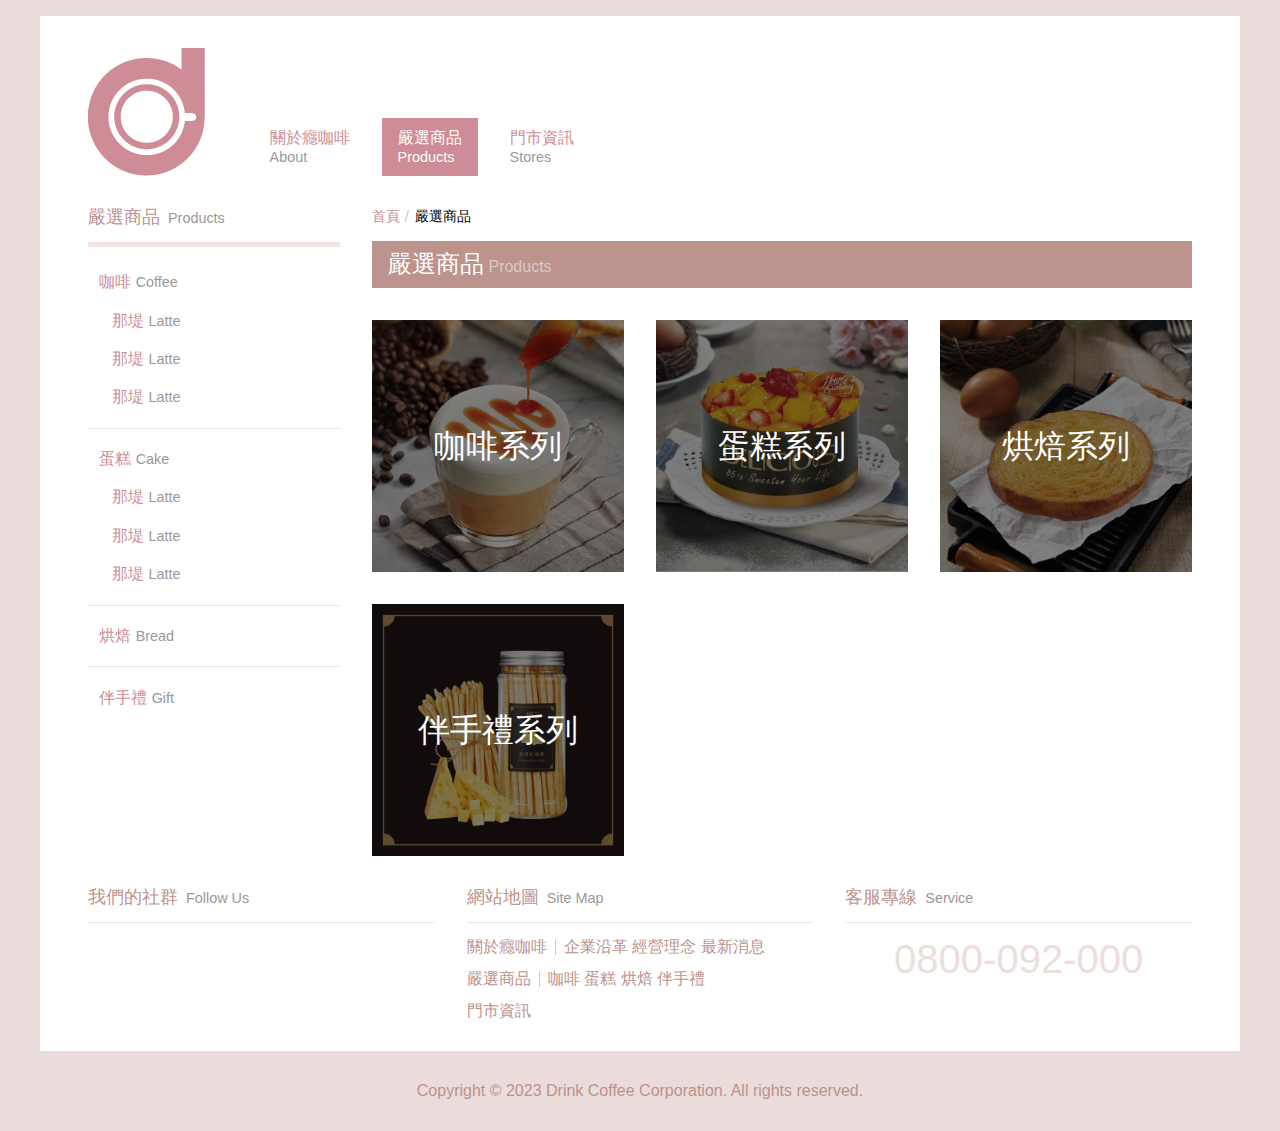
<file: products.html>
<!DOCTYPE html>
<html lang="zh-Hant-TW">

<head>
	<meta charset="UTF-8">
	<meta http-equiv="X-UA-Compatible" content="IE=edge">
	<meta name="viewport" content="width=device-width, initial-scale=1.0">
	<meta name="keywords" content="癮咖啡, 咖啡, 蛋糕, 烘焙, 伴手禮">
	<meta name="description" content="嚴選商品描述">
	<meta property="og:title" content="嚴選商品 - 癮咖啡 Drink Coffee">
	<meta property="og:description" content="嚴選商品描述">
	<meta property="og:type" content="website">
	<meta property="og:url" content="https://awayh.github.io/drink/products.html">
	<meta property="og:image" content="https://awayh.github.io/drink/images/og-image.png">
	<title>嚴選商品 - 癮咖啡 Drink Coffee</title>
	<link rel="shortcut icon" href="./favicon.png" type="image/x-icon">
	<link rel="stylesheet" href="./style/reset.css">
	<link rel="stylesheet" href="./style/all.css">
	<link rel="stylesheet" href="./style/products.css">
	<link rel="stylesheet" href="https://cdnjs.cloudflare.com/ajax/libs/font-awesome/6.2.1/css/all.min.css" integrity="sha512-MV7K8+y+gLIBoVD59lQIYicR65iaqukzvf/nwasF0nqhPay5w/9lJmVM2hMDcnK1OnMGCdVK+iQrJ7lzPJQd1w==" crossorigin="anonymous" referrerpolicy="no-referrer" />
</head>

<body>

	<div class="wrapper">

		<!-- 頁首、導覽 -->
		<header class="wrapper-item">
			<div class="header">
				<div class="header-head">
					<a href="./">
						<picture>
							<source srcset="./images/logo-desktop.png" media="(min-width: 481px)">
							<source srcset="./images/logo-mobile.png" media="(max-width: 480px)">
							<img class="header-img" src="./images/logo-desktop.png" width="117" height="128" alt="癮咖啡">
						</picture>
					</a>
				</div>
				<div class="header-body">
					<nav class="nav">
						<ul class="nav-ul">
							<li class="nav-li">
								<a href="./about.html" class="nav-link">
									<span class="nav-cht">關於癮咖啡</span>
									<span class="nav-en">about</span>
								</a>
								<ul class="nav-child-ul">
									<li class="nav-child-li">
										<a class="nav-link" href="about-history.html">
											<span class="nav-cht">企業沿革</span>
											<span class="nav-en">history</span>
										</a>
									</li>
									<li class="nav-child-li">
										<a class="nav-link" href="about-management.html">
											<span class="nav-cht">經營理念</span>
											<span class="nav-en">management</span>
										</a>
									</li>
									<li class="nav-child-li">
										<a class="nav-link" href="about-news.html">
											<span class="nav-cht">最新消息</span>
											<span class="nav-en">news</span>
										</a>
									</li>
								</ul>
							</li>
							<li class="nav-li nav-li-active">
								<a href="./products.html" class="nav-link">
									<span class="nav-cht">嚴選商品</span>
									<span class="nav-en">products</span>
								</a>
								<ul class="nav-child-ul">
									<li class="nav-child-li">
										<a class="nav-link" href="./products-list.html">
											<span class="nav-cht">咖啡</span>
											<span class="nav-en">coffee</span>
										</a>
									</li>
									<li class="nav-child-li">
										<a class="nav-link" href="./products-list.html">
											<span class="nav-cht">蛋糕</span>
											<span class="nav-en">cake</span>
										</a>
									</li>
									<li class="nav-child-li">
										<a class="nav-link" href="./products-list.html">
											<span class="nav-cht">烘焙</span>
											<span class="nav-en">bread</span>
										</a>
									</li>
									<li class="nav-child-li">
										<a class="nav-link" href="./products-list.html">
											<span class="nav-cht">伴手禮</span>
											<span class="nav-en">gift</span>
										</a>
									</li>
								</ul>
							</li>
							<li class="nav-li">
								<a href="./stores.html" class="nav-link">
									<span class="nav-cht">門市資訊</span>
									<span class="nav-en">stores</span>
								</a>
							</li>
						</ul>
					</nav>
				</div>
				<div class="header-foot">
					<button type="button"><i class="fa-solid fa-bars"></i></button>
				</div>
			</div>
		</header>

		<section class="wrapper-item">
			<div class="col col-row">
				<div class="col-item col-item-3">
					<div class="menu">
						<div class="menu-head">
							<header class="group">
								<div class="group-head">
									<h4 class="group-title">嚴選商品<small class="group-small">products</small></h4>
								</div>
							</header>
						</div>
						<div class="menu-body">
							<div class="subnav">
								<ul class="subnav-ul">
									<li class="subnav-li">
										<a href="./products-list.html" class="subnav-link">
											<span class="subnav-cht">咖啡</span>
											<span class="subnav-en">coffee</span>
										</a>
										<ul class="subnav-child-ul">
											<li class="subnav-child-li">
												<a class="subnav-link" href="./products-detail.html">
													<span class="subnav-cht">那堤</span>
													<span class="subnav-en">latte</span>
												</a>
											</li>
											<li class="subnav-child-li">
												<a class="subnav-link" href="./products-detail.html">
													<span class="subnav-cht">那堤</span>
													<span class="subnav-en">latte</span>
												</a>
											</li>
											<li class="subnav-child-li">
												<a class="subnav-link" href="./products-detail.html">
													<span class="subnav-cht">那堤</span>
													<span class="subnav-en">latte</span>
												</a>
											</li>
										</ul>
									</li>
									<li class="subnav-li">
										<a href="./about-management.html" class="subnav-link">
											<span class="subnav-cht">蛋糕</span>
											<span class="subnav-en">cake</span>
										</a>
										<ul class="subnav-child-ul">
											<li class="subnav-child-li">
												<a class="subnav-link" href="./products-detail.html">
													<span class="subnav-cht">那堤</span>
													<span class="subnav-en">latte</span>
												</a>
											</li>
											<li class="subnav-child-li">
												<a class="subnav-link" href="./products-detail.html">
													<span class="subnav-cht">那堤</span>
													<span class="subnav-en">latte</span>
												</a>
											</li>
											<li class="subnav-child-li">
												<a class="subnav-link" href="./products-detail.html">
													<span class="subnav-cht">那堤</span>
													<span class="subnav-en">latte</span>
												</a>
											</li>
										</ul>
									</li>
									<li class="subnav-li">
										<a href="./about-news.html" class="subnav-link">
											<span class="subnav-cht">烘焙</span>
											<span class="subnav-en">bread</span>
										</a>
									</li>
									<li class="subnav-li">
										<a href="./about-news.html" class="subnav-link">
											<span class="subnav-cht">伴手禮</span>
											<span class="subnav-en">gift</span>
										</a>
									</li>
								</ul>
							</div>
						</div>
					</div>
				</div>
				<div class="col-item col-item-9">

					<div class="breadcrumb">
						<span class="breadcrumb-item"><a class="breadcrumb-link" href="./">首頁</a></span>
						<span class="breadcrumb-item">嚴選商品</span>
					</div>

					<article class="content">
						<div class="content-head">

							<header class="headline">
								<div class="headline-head">
									<h1 class="headline-title">
										<span class="headline-cht">嚴選商品</span>
										<small class="headline-en">products</small>
									</h1>
								</div>
							</header>

						</div>

						<div class="content-body">

							<div class="col col-row">
								<div class="col-item col-item-4">
									<a href="products-list.html">
										<section class="box box-hover">
											<div class="box-head">
												<h2 class="box-title">咖啡系列</h2>
											</div>
											<div class="box-body">
												<img class="box-img" src="./images/prod-coffee.jpg" width="328" height="328" alt="咖啡系列">
											</div>
										</section>
									</a>
								</div>
								<div class="col-item col-item-4">
									<a href="products-list.html">
										<section class="box box-hover">
											<div class="box-head">
												<h2 class="box-title">蛋糕系列</h2>
											</div>
											<div class="box-body">
												<img class="box-img" src="./images/prod-cake.jpg" width="328" height="328" alt="蛋糕系列">
											</div>
										</section>
									</a>
								</div>
								<div class="col-item col-item-4">
									<a href="products-list.html">
										<section class="box box-hover">
											<div class="box-head">
												<h2 class="box-title">烘焙系列</h2>
											</div>
											<div class="box-body">
												<img class="box-img" src="./images/prod-bread.jpg" width="328" height="328" alt="烘焙系列">
											</div>
										</section>
									</a>
								</div>
								<div class="col-item col-item-4">
									<a href="products-list.html">
										<section class="box box-hover">
											<div class="box-head">
												<h2 class="box-title">伴手禮系列</h2>
											</div>
											<div class="box-body">
												<img class="box-img" src="./images/prod-gift.jpg" width="328" height="328" alt="伴手禮系列">
											</div>
										</section>
									</a>
								</div>
							</div>
						</div>
					</article>

				</div>
			</div>
		</section>

		<section class=" wrapper-item wrapper-item-other">
			<div class="col col-row">
				<div class="col-item col-item-4">
					<section class="contact">
						<div class="contact-head">
							<header class="group group-solid-sm">
								<div class="group-head">
									<h4 class="group-title">我們的社群<small class="group-small">follow us</small></h4>
								</div>
							</header>
						</div>
						<div class="contact-body">

							<div class="contact-social">
								<a class="contact-icon" href="javascript:;">
									<i class="fa-brands fa-square-facebook"></i>
								</a>
								<a class="contact-icon" href="javascript:;">
									<i class="fa-brands fa-square-instagram"></i>
								</a>
								<a class="contact-icon" href="javascript:;">
									<i class="fa-brands fa-square-twitter"></i>
								</a>
							</div>

						</div>
					</section>
				</div>
				<div class="col-item col-item-4">
					<section class="contact">
						<div class="contact-head">
							<header class="group group-solid-sm">
								<div class="group-head">
									<h4 class="group-title">網站地圖<small class="group-small">site map</small></h4>
								</div>
							</header>
						</div>
						<div class="contact-body">

							<ul class="contact-ul">
								<li class="contact-li">
									<a class="contact-link" href="./about.html">關於癮咖啡</a>
									<ul class="contact-child-ul">
										<li class="contact-child-li">
											<a class="contact-link" href="./about-history.html">企業沿革</a>
										</li>
										<li class="contact-child-li">
											<a class="contact-link" href="./about-management.html">經營理念</a>
										</li>
										<li class="contact-child-li">
											<a class="contact-link" href="./about-news.html">最新消息</a>
										</li>
									</ul>
								</li>
								<li class="contact-li">
									<a class="contact-link" href="./products.html">嚴選商品</a>
									<ul class="contact-child-ul">
										<li class="contact-child-li">
											<a class="contact-link" href="./products-list.html">咖啡</a>
										</li>
										<li class="contact-child-li">
											<a class="contact-link" href="./products-list.html">蛋糕</a>
										</li>
										<li class="contact-child-li">
											<a class="contact-link" href="./products-list.html">烘焙</a>
										</li>
										<li class="contact-child-li">
											<a class="contact-link" href="./products-list.html">伴手禮</a>
										</li>
									</ul>
								</li>
								<li class="contact-li">
									<a class="contact-link" href="./stores.html">門市資訊</a>
								</li>
							</ul>

						</div>
					</section>
				</div>
				<div class="col-item col-item-4">
					<section class="contact">
						<div class="contact-head">
							<header class="group group-solid-sm">
								<div class="group-head">
									<h4 class="group-title">客服專線<small class="group-small">service</small></h4>
								</div>
							</header>
						</div>
						<div class="contact-body">
							<div class="contact-service">
								<p class="contact-tel">0800-092-000</p>
							</div>
						</div>
					</section>
				</div>
			</div>
		</section>

	</div>

	<footer class="footer">
		<p class="footer-desc">Copyright © 2023 Drink Coffee Corporation. All rights reserved.</p>
	</footer>

	<script>
		let num = 0;
		for (let i = 1; i <= 12; i++) {
			num = 100/12*i;
			// console.log(i);
			console.log(i, num);
		}
	</script>

</body>

</html>
</file>
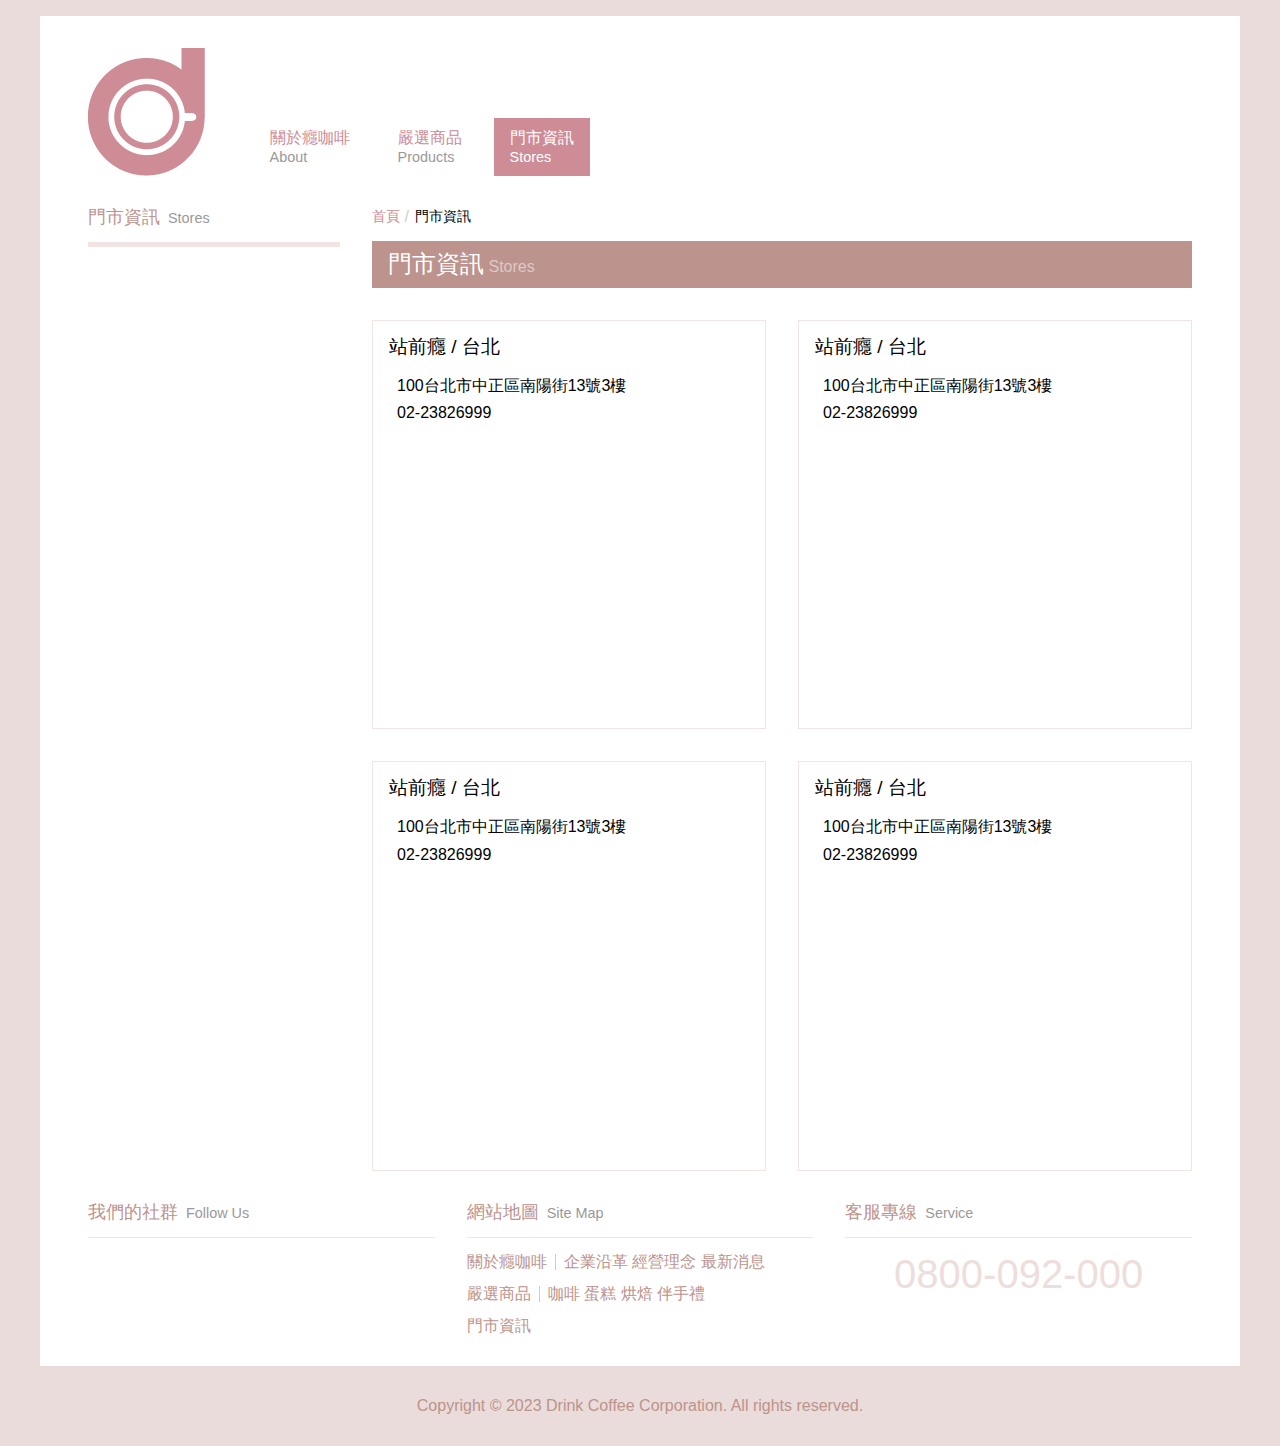
<file: stores.html>
<!DOCTYPE html>
<html lang="zh-Hant-TW">

<head>
	<meta charset="UTF-8">
	<meta http-equiv="X-UA-Compatible" content="IE=edge">
	<meta name="viewport" content="width=device-width, initial-scale=1.0">
	<meta name="keywords" content="癮咖啡, 咖啡, 門市, 台北, 新北, 桃園, 中壢">
	<meta name="description" content="癮咖啡門市遍佈全台，讓您隨時隨地可以享用">
	<meta property="og:title" content="門市資訊 - 癮咖啡 Drink Coffee">
	<meta property="og:description" content="癮咖啡門市遍佈全台，讓您隨時隨地可以享用">
	<meta property="og:type" content="website">
	<meta property="og:url" content="https://awayh.github.io/drink/stores.html">
	<meta property="og:image" content="https://awayh.github.io/drink/images/og-image.png">
	<title>門市資訊 - 癮咖啡 Drink Coffee</title>
	<link rel="shortcut icon" href="./favicon.png" type="image/x-icon">
	<link rel="stylesheet" href="./style/reset.css">
	<link rel="stylesheet" href="./style/all.css">
	<link rel="stylesheet" href="./style/stores.css">
	<link rel="stylesheet" href="https://cdnjs.cloudflare.com/ajax/libs/font-awesome/6.2.1/css/all.min.css" integrity="sha512-MV7K8+y+gLIBoVD59lQIYicR65iaqukzvf/nwasF0nqhPay5w/9lJmVM2hMDcnK1OnMGCdVK+iQrJ7lzPJQd1w==" crossorigin="anonymous" referrerpolicy="no-referrer" />
</head>

<body>

	<div class="wrapper">

		<!-- 頁首、導覽 -->
		<header class="wrapper-item">
			<div class="header">
				<div class="header-head">
					<a href="./">
						<picture>
							<source srcset="./images/logo-desktop.png" media="(min-width: 481px)">
							<source srcset="./images/logo-mobile.png" media="(max-width: 480px)">
							<img class="header-img" src="./images/logo-desktop.png" width="117" height="128" alt="癮咖啡">
						</picture>
					</a>
				</div>
				<div class="header-body">
					<nav class="nav">
						<ul class="nav-ul">
							<li class="nav-li">
								<a href="./about.html" class="nav-link">
									<span class="nav-cht">關於癮咖啡</span>
									<span class="nav-en">about</span>
								</a>
								<ul class="nav-child-ul">
									<li class="nav-child-li">
										<a class="nav-link" href="about-history.html">
											<span class="nav-cht">企業沿革</span>
											<span class="nav-en">history</span>
										</a>
									</li>
									<li class="nav-child-li">
										<a class="nav-link" href="about-management.html">
											<span class="nav-cht">經營理念</span>
											<span class="nav-en">management</span>
										</a>
									</li>
									<li class="nav-child-li">
										<a class="nav-link" href="about-news.html">
											<span class="nav-cht">最新消息</span>
											<span class="nav-en">news</span>
										</a>
									</li>
								</ul>
							</li>
							<li class="nav-li">
								<a href="./products.html" class="nav-link">
									<span class="nav-cht">嚴選商品</span>
									<span class="nav-en">products</span>
								</a>
								<ul class="nav-child-ul">
									<li class="nav-child-li">
										<a class="nav-link" href="./products-list.html">
											<span class="nav-cht">咖啡</span>
											<span class="nav-en">coffee</span>
										</a>
									</li>
									<li class="nav-child-li">
										<a class="nav-link" href="./products-list.html">
											<span class="nav-cht">蛋糕</span>
											<span class="nav-en">cake</span>
										</a>
									</li>
									<li class="nav-child-li">
										<a class="nav-link" href="./products-list.html">
											<span class="nav-cht">烘焙</span>
											<span class="nav-en">bread</span>
										</a>
									</li>
									<li class="nav-child-li">
										<a class="nav-link" href="./products-list.html">
											<span class="nav-cht">伴手禮</span>
											<span class="nav-en">gift</span>
										</a>
									</li>
								</ul>
							</li>
							<li class="nav-li nav-li-active">
								<a href="./stores.html" class="nav-link">
									<span class="nav-cht">門市資訊</span>
									<span class="nav-en">stores</span>
								</a>
							</li>
						</ul>
					</nav>
				</div>
				<div class="header-foot">
					<button type="button"><i class="fa-solid fa-bars"></i></button>
				</div>
			</div>
		</header>

		<section class="wrapper-item">
			<div class="col col-row">
				<div class="col-item col-item-3">
					<div class="menu">
						<div class="menu-head">
							<header class="group">
								<div class="group-head">
									<h4 class="group-title">門市資訊<small class="group-small">stores</small></h4>
								</div>
							</header>
						</div>

					</div>
				</div>
				<div class="col-item col-item-9">

					<div class="breadcrumb">
						<span class="breadcrumb-item"><a class="breadcrumb-link" href="./">首頁</a></span>
						<span class="breadcrumb-item">門市資訊</span>
					</div>

					<article class="content">

						<div class="content-head">

							<header class="headline">
								<div class="headline-head">
									<h1 class="headline-title">
										<span class="headline-cht">門市資訊</span>
										<small class="headline-en">stores</small>
									</h1>
								</div>
							</header>

						</div>	

						<div class="content-body">

							<div class="col col-row">
								<div class="col-item col-item-6">
									<div class="store">
										<div class="store-head">
											<h2 class="store-title">站前癮 / 台北</h2>
											<ul class="store-ul">
												<li class="store-li">
													<i class="fa-solid fa-location-dot"></i>
													100台北市中正區南陽街13號3樓
												</li>
												<li class="store-li">
													<i class="fa-solid fa-phone"></i>
													02-23826999
												</li>
											</ul>
										</div>
										<div class="store-body">
											<iframe class="store-map" src="https://www.google.com/maps/embed?pb=!1m18!1m12!1m3!1d3614.678690534801!2d121.51398531540885!3d25.044975983967134!2m3!1f0!2f0!3f0!3m2!1i1024!2i768!4f13.1!3m3!1m2!1s0x3442a973107749ad%3A0x3eca9af750aa028!2z6LWr57a16Zu76IWm6Kit6KiI5Z-56KiT5a246ZmiLeermeWJjeWtuOmZog!5e0!3m2!1szh-TW!2stw!4v1677071092243!5m2!1szh-TW!2stw" width="600" height="450" style="border:0;" allowfullscreen="" loading="lazy" referrerpolicy="no-referrer-when-downgrade"></iframe>
										</div>
									</div>
								</div>
								<div class="col-item col-item-6">
									<div class="store">
										<div class="store-head">
											<h2 class="store-title">站前癮 / 台北</h2>
											<ul class="store-ul">
												<li class="store-li">
													<i class="fa-solid fa-location-dot"></i>
													100台北市中正區南陽街13號3樓
												</li>
												<li class="store-li">
													<i class="fa-solid fa-phone"></i>
													02-23826999
												</li>
											</ul>
										</div>
										<div class="store-body">
											<iframe class="store-map" src="https://www.google.com/maps/embed?pb=!1m18!1m12!1m3!1d3614.678690534801!2d121.51398531540885!3d25.044975983967134!2m3!1f0!2f0!3f0!3m2!1i1024!2i768!4f13.1!3m3!1m2!1s0x3442a973107749ad%3A0x3eca9af750aa028!2z6LWr57a16Zu76IWm6Kit6KiI5Z-56KiT5a246ZmiLeermeWJjeWtuOmZog!5e0!3m2!1szh-TW!2stw!4v1677071092243!5m2!1szh-TW!2stw" width="600" height="450" style="border:0;" allowfullscreen="" loading="lazy" referrerpolicy="no-referrer-when-downgrade"></iframe>
										</div>
									</div>
								</div>
								<div class="col-item col-item-6">
									
									<div class="store">
										<div class="store-head">
											<h2 class="store-title">站前癮 / 台北</h2>
											<ul class="store-ul">
												<li class="store-li">
													<i class="fa-solid fa-location-dot"></i>
													100台北市中正區南陽街13號3樓
												</li>
												<li class="store-li">
													<i class="fa-solid fa-phone"></i>
													02-23826999
												</li>
											</ul>
										</div>
										<div class="store-body">
											<iframe class="store-map" src="https://www.google.com/maps/embed?pb=!1m18!1m12!1m3!1d3614.678690534801!2d121.51398531540885!3d25.044975983967134!2m3!1f0!2f0!3f0!3m2!1i1024!2i768!4f13.1!3m3!1m2!1s0x3442a973107749ad%3A0x3eca9af750aa028!2z6LWr57a16Zu76IWm6Kit6KiI5Z-56KiT5a246ZmiLeermeWJjeWtuOmZog!5e0!3m2!1szh-TW!2stw!4v1677071092243!5m2!1szh-TW!2stw" width="600" height="450" style="border:0;" allowfullscreen="" loading="lazy" referrerpolicy="no-referrer-when-downgrade"></iframe>
										</div>
									</div>
								</div>
								<div class="col-item col-item-6">
									
									<div class="store">
										<div class="store-head">
											<h2 class="store-title">站前癮 / 台北</h2>
											<ul class="store-ul">
												<li class="store-li">
													<i class="fa-solid fa-location-dot"></i>
													100台北市中正區南陽街13號3樓
												</li>
												<li class="store-li">
													<i class="fa-solid fa-phone"></i>
													02-23826999
												</li>
											</ul>
										</div>
										<div class="store-body">
											<iframe class="store-map" src="https://www.google.com/maps/embed?pb=!1m18!1m12!1m3!1d3614.678690534801!2d121.51398531540885!3d25.044975983967134!2m3!1f0!2f0!3f0!3m2!1i1024!2i768!4f13.1!3m3!1m2!1s0x3442a973107749ad%3A0x3eca9af750aa028!2z6LWr57a16Zu76IWm6Kit6KiI5Z-56KiT5a246ZmiLeermeWJjeWtuOmZog!5e0!3m2!1szh-TW!2stw!4v1677071092243!5m2!1szh-TW!2stw" width="600" height="450" style="border:0;" allowfullscreen="" loading="lazy" referrerpolicy="no-referrer-when-downgrade"></iframe>
										</div>
									</div>
								</div>
							</div>

						</div>

					</article>

				</div>
			</div>
		</section>

		<section class=" wrapper-item wrapper-item-other">
			<div class="col col-row">
				<div class="col-item col-item-4">
					<section class="contact">
						<div class="contact-head">
							<header class="group group-solid-sm">
								<div class="group-head">
									<h4 class="group-title">我們的社群<small class="group-small">follow us</small></h4>
								</div>
							</header>
						</div>
						<div class="contact-body">

							<div class="contact-social">
								<a class="contact-icon" href="javascript:;">
									<i class="fa-brands fa-square-facebook"></i>
								</a>
								<a class="contact-icon" href="javascript:;">
									<i class="fa-brands fa-square-instagram"></i>
								</a>
								<a class="contact-icon" href="javascript:;">
									<i class="fa-brands fa-square-twitter"></i>
								</a>
							</div>

						</div>
					</section>
				</div>
				<div class="col-item col-item-4">
					<section class="contact">
						<div class="contact-head">
							<header class="group group-solid-sm">
								<div class="group-head">
									<h4 class="group-title">網站地圖<small class="group-small">site map</small></h4>
								</div>
							</header>
						</div>
						<div class="contact-body">

							<ul class="contact-ul">
								<li class="contact-li">
									<a class="contact-link" href="./about.html">關於癮咖啡</a>
									<ul class="contact-child-ul">
										<li class="contact-child-li">
											<a class="contact-link" href="./about-history.html">企業沿革</a>
										</li>
										<li class="contact-child-li">
											<a class="contact-link" href="./about-management.html">經營理念</a>
										</li>
										<li class="contact-child-li">
											<a class="contact-link" href="./about-news.html">最新消息</a>
										</li>
									</ul>
								</li>
								<li class="contact-li">
									<a class="contact-link" href="./products.html">嚴選商品</a>
									<ul class="contact-child-ul">
										<li class="contact-child-li">
											<a class="contact-link" href="./products-list.html">咖啡</a>
										</li>
										<li class="contact-child-li">
											<a class="contact-link" href="./products-list.html">蛋糕</a>
										</li>
										<li class="contact-child-li">
											<a class="contact-link" href="./products-list.html">烘焙</a>
										</li>
										<li class="contact-child-li">
											<a class="contact-link" href="./products-list.html">伴手禮</a>
										</li>
									</ul>
								</li>
								<li class="contact-li">
									<a class="contact-link" href="./stores.html">門市資訊</a>
								</li>
							</ul>

						</div>
					</section>
				</div>
				<div class="col-item col-item-4">
					<section class="contact">
						<div class="contact-head">
							<header class="group group-solid-sm">
								<div class="group-head">
									<h4 class="group-title">客服專線<small class="group-small">service</small></h4>
								</div>
							</header>
						</div>
						<div class="contact-body">
							<div class="contact-service">
								<p class="contact-tel">0800-092-000</p>
							</div>
						</div>
					</section>
				</div>
			</div>
		</section>

	</div>

	<footer class="footer">
		<p class="footer-desc">Copyright © 2023 Drink Coffee Corporation. All rights reserved.</p>
	</footer>

	<script>
		let num = 0;
		for (let i = 1; i <= 12; i++) {
			num = 100/12*i;
			// console.log(i);
			console.log(i, num);
		}
	</script>

</body>

</html>
</file>
<file: style/index.css>
@charset "utf-8";

/* Banner ------------------------- */
.banner {
  position: relative;
}

.banner-head {
  overflow: hidden;
}

.banner-body {
  position: absolute;
  bottom: 1rem;
  /* background-color: pink; */
  width: 100%;
  text-align: center;
}

.banner-ul {
  display: flex;
  width: 400%;
  left: 0;
  position: relative;
  transition-duration: .3s;
}

.banner-img {
  max-width: 100%;
  height: auto;
}

.banner-btn {
  text-indent: -9999px;
  width: 1rem;
  height: 1rem;
  padding: 0;
  background-color: #fff;
  border: 0;
  margin-left: .5rem;
  margin-right: .5rem;
  cursor: pointer;
  border-radius: 50%;
}

.banner-btn:hover,
.banner-btn-active {
  background-color: orange;
}

/* Category ------------------------------ */
.category {
  background-image: linear-gradient(#fff, #d4b9b5);
  border: solid 1px #f2e4e2;
  position: relative;
}

.category-head {
  position: absolute;
  padding: 1rem;
  display: flex;
  flex-direction: column;
  justify-content: space-between;
  height: 100%;
  box-sizing: border-box;
}

.category-imgs {
  text-align: right;
}

.category-img {
  max-width: 100%;
  height: auto;
}

.category-cht {
  color: #bf7629;
  font-size: 1.5rem;
}

.category-en {
  display: block;
  margin-top: 5px;
  color: #bc938d;
  font-size: 1.3rem;
  text-transform: capitalize;
}

.category-btn {
  display: inline-block;
  background-color: #ff8f00;
  color: #fff;
  text-decoration: none;
  padding: .5em;
  border-radius: 3px;
}

.category-btn:hover {
  opacity: .7;
}

/* News ---------------------------- */
.news-ul {
  list-style-type: square;
  color: #ccc;
  padding-left: 1.1rem;
}

.news-li {
  line-height: 1.5;
}

.news-li + li {
  margin-top: 1rem;
}

.news-link {
  color: #cd8c96;
  text-decoration: none;
}

.news-link:hover {
  text-decoration: underline;
}

/* Hot ------------------------------ */
.hot-body {
  margin-top: 1rem;
}
</file>
<file: style/about.css>
/* Feature ------------------------------- */
.feature {
  display: flex;
  align-items: flex-end;
  margin-bottom: 10%;
}

.feature-reverse {
  flex-direction: row-reverse;
}

.feature-reverse .feature-head {
  margin-left: -5%;
}

.feature-reverse .feature-body {
  margin-left: 0;
}

.feature-head {
  background-color: #fff;
  padding: 1.5rem 2rem;
  width: 50%;
  box-sizing: border-box;
  z-index: 1;
  position: relative;
  margin-bottom: -5%;
}

.feature-body {
  width: 60%;
  margin-left: -5%;
}

.feature-img {
  max-width: 100%;
  height: auto;
}

.feature-title {
  font-size: 1.2rem;
}

.feature-desc {
  color: rgba(0, 0, 0, .5);
  line-height: 1.5;
  margin-top: 1rem;
  margin-bottom: 1rem;
}

.feature-link {
  color: #cd8c96;
  font-size: .9rem;
  text-transform: capitalize;
}

.feature-link:hover {
  text-decoration: none;
}

/* Article ---------------------------------- */

.article-title-lg,
.article-title-sm,
.article-quote {
  margin-top: 2rem;
  margin-bottom: 2rem;
}

.article-title-sm {
  font-size: 1.1rem;
  list-style-type: square;
  margin-left: 1.2rem;
  display: list-item;
  color: rgba(0,0,0,.5);
}

.article-quote {
  font-size: 1.5rem;
  text-align: center;
  color: rgba(0,0,0,.5);
  position: relative;
}

.article .fa-quote-left,
.article .fa-quote-right {
  color: #eee;
  font-size: 3rem;
  position: absolute;
}

.article .fa-quote-left {
  top: -1rem;
  left: 15%;
}

.article .fa-quote-right {
  bottom: -1rem;
  right: 15%;
}

.article-title-lg {
  font-size: 1.3rem;
  font-weight: 600;
  color: rgba(0,0,0,.5);
  text-decoration: underline wavy #cd8c96;
}

.article-desc {
  line-height: 1.5;
  margin-left: 1.2rem;
  margin-top: 1rem;
}

/* Details ----------------------------------- */

.details {}

.detail {
}

.detail-head {
  display: block;
  line-height: 1.8;
  cursor: pointer;
}

.detail-body {
  padding-top: .5rem;
  border-top: 1px solid rgba(0,0,0,.1);
}

.detail-title {
  display: inline-block;
  font-size: 1.5rem;
  color: #ff8f00;
}

.detail-date {
  color: rgba(0, 0, 0, .5);
  margin-left: 1rem;
}

.detail-desc {
  line-height: 1.6;
  text-align: justify;
}

.detail-img {
  max-width: 100%;
  height: auto;
  margin-top: 1rem;
  margin-bottom: 1rem;
}
</file>
<file: style/products.css>
.box {
  position: relative;
}

.box-head {
  position: absolute;
  top: 0;
  left: 0;
  width: 100%;
  height: 100%;
  display: flex;
  align-items: center;
  justify-content: center;
  font-size: 2rem;
  color: #fff;
  background-color: rgba(0,0,0,.5);
}

.box-body {}

.box-title {}

.box-img {
  max-width: 100%;
  height: auto;
}

.box-hover:hover .box-head {
  display: none;
}

/* Content ----------------------- */

/* .content-item + .content-item {
  margin-top: 2rem;
} */

.content-item:last-child {
  margin-top: 2rem;
}

/* Commodity ---------------------------- */
.commodity {
  display: flex;
  flex-direction: row-reverse;
}

.commodity-head,
.commodity-body {
  width: 50%;
}

.commodity-img {
  max-width: 100%;
  height: auto;
}

.commodity-head {
  margin-left: 2rem;
}

.commodity-cht {
  color: #bc938d;
  font-size: 1.4rem;
}

.commodity-en {
  color: #999;
  margin-left: .5rem;
}

.commodity-li {
  border-top: solid 1px #f2e4e2;
  margin-top: 1rem;
  padding-top: 1rem;
}

.commodity-desc {
  line-height: 1.5;
}

.commodity-desc + .commodity-desc {
  margin-top: 1rem;
}

.commodity-sale, .commodity-cost {
  display: inline;
}

.commodity-sale {
  background-color: #cd8c96;
  color: #fff;
  padding: .3rem 1rem;
}

.commodity-cost {
  color: #999;
  margin-left: .5rem;
}

.commodity-thumbnail {
  display: flex;
  margin-top: 1rem;
  margin-left: -.5rem;
  margin-right: -.5rem;
}

.commodity-thumbnail .commodity-img {
  width: 25%;
  padding-left: .5rem;
  padding-right: .5rem;
  box-sizing: border-box;
}

.commodity-thumbnail .commodity-img:hover {
  opacity: .7;
  cursor: pointer;
}

/* Tab---------------------------------- */
.tab-ul {
  display: flex;
}

.tab-li {
  background-color: #f6f6f6;
  padding: .7rem 1rem;
  border: solid 1px transparent;
  cursor: pointer;
}

.tab-li-active {
  background-color: #fff;
  color: #bc938d;
  border-color: #f2e4e2;
  border-bottom: none;
  position: relative;
  z-index: 2;
}

.tab-container {
  border: solid 1px #f2e4e2;
  padding: .7rem 1rem;
  margin-top: -1px;
  position: relative;
  z-index: 1;
}

.tab-content {
  display: none;
}

.tab-content:first-child {
  display: block;
}

.tab-content p + p {
  margin-top: 1rem;
}
</file>
<file: style/stores.css>
.store {
  border: solid 1px #f2e4e2;
}

.store-head,.store-body {
  margin: 1rem;
}

.store-title {
  font-size: 1.2rem;
}

.store-ul {
  margin-top: 1rem;
}

.store-li {
  line-height: 1.7;
}

.store-li .fa-solid {
  color: #eddedc;
  margin-right: .5rem;
}


.store-map {
  max-width: 100%;
  height: auto;
  aspect-ratio: 1 / .75;
}
</file>
<file: style/all.css>
@charset "utf-8";

/* Reset ----------------------------------- */
body {
  font-family: Arial, Helvetica, sans-serif;
  background-color: #eadcda;
}

img, iframe {
  vertical-align: bottom;
}

/* Layout ------------------------- */
.wrapper {
  max-width: 1200px;
  margin: 1rem auto;
  background-color: #fff;
  overflow: hidden;
}

.wrapper-item {
  margin: 2rem 3rem;
}

/* Header ---------------------------------- */
.header {
  display: flex;
  align-items: flex-end;
}

.header-head {
  width: 15%;
}

.header-foot {
  display: none;
}

.header-img {
  max-width: 100%;
  height: auto;
}



/* Nav --------------------------------- */
.nav-ul {
  display: flex;
}

.nav-li {
  position: relative;
}

.nav-li + li {
  margin-left: 1rem;
}

.nav-li:hover .nav-child-ul {
  display: block;
}

.nav-link {
  text-decoration: none;
  display: block;
  /* background-color: pink; */
  padding: .7rem 1rem;
}

.nav-link:hover {
  background-color: #cd8c96;
}

.nav-link:hover .nav-cht,
.nav-link:hover .nav-en {
  color: #fff;
}

.nav-cht, .nav-en {
  display: block;
}

.nav-cht {
  color: #cd8c96;
}

.nav-en {
  margin-top: .3rem;
  color: #999;
  font-size: .9rem;
  text-transform: capitalize;
}

.nav-child-ul {
  display: none;
  border: solid 1px #bc938d;
  position: absolute;
  top: 100%;
  background-color: #fff;
  z-index: 10;
}

.nav-child-li .nav-cht,
.nav-child-li .nav-en {
  display: inline;
}

.nav-child-li .nav-link {
  white-space: nowrap;
}

.nav-li-active > .nav-link {
  background-color: #cd8c96;
}

.nav-li-active > .nav-link > .nav-cht,
.nav-li-active > .nav-link > .nav-en {
  color: #fff;
}

/* 格線系統 ------------------------------ */
.col {
  display: flex;
  flex-wrap: wrap;
  row-gap: 2rem;
}

.col-row {
  margin-left: -1rem;
  margin-right: -1rem;
}

.col-item {
  padding-left: 1rem;
  padding-right: 1rem;
  /* background-color: yellowgreen; */
  box-sizing: border-box;
}

.col-item-1 {
  width: 8.333333333333334%;
}

.col-item-2 {
  width: 16.666666666666668%;
}

.col-item-3 {
  width: 25%;
}

.col-item-4 {
  width: 33.333333333%;
}

.col-item-5 {
  width: 41.66666666666667%;
}

.col-item-6 {
  width: 50%;
}

.col-item-7 {
  width: 58.333333333333336%;
}

.col-item-8 {
  width: 66.66666666666667%;
}

.col-item-9 {
  width: 75%;
}

.col-item-10 {
  width: 83.33333333333334%;
}

.col-item-11 {
  width: 91.66666666666667%;
}

.col-item-12 {
  width: 100%;
}

/* Menu ------------------------- */

.menu-body {
  margin-top: 1rem;
}

/* Group ---------------------------- */
.group {
  display: flex;
  justify-content: space-between;
  align-items: baseline;
  border-bottom: solid 5px #f2e4e2;
  padding-bottom: 1rem;
}

.group-title {
  color: #bc938d;
  font-size: 1.125rem;
}

.group-small {
  margin-left: .5rem;
  color: #999;
  font-size: .9rem;
  text-transform: capitalize;
}

.group-link {
  text-decoration: none;
  text-transform: capitalize;
  color: #000;
  font-size: .9rem;
}

.group-link:hover {
  text-decoration: underline;
}

.group-solid-sm {
  border-bottom-width: 1px;
}

/* Card -------------------------------- */

.card {
  display: flex;
}

.card-head {
  line-height: 1.5;
}

.card-body {
  order: -1;
}

.card-link {
  text-decoration: none;
  color: #ff8f00;
}

.card-link:hover {
  text-decoration: underline;
}

.card-desc {
  color: #999;
  text-transform: capitalize;
}

.card-img {
  max-width: 100%;
  height: auto;
}

.card-btn {
  display: inline-block;
  background-color: #ff8f00;
  color: #fff;
  text-decoration: none;
  padding: .5em;
  border-radius: 3px;
}

.card-btn:hover {
  opacity: .7;
}

/* Card 垂直模組------------------------------------ */

.card-stack {
  flex-direction: column;
}

.card-stack .card-body {
  margin-bottom: 1rem;
}

.card-stack .card-foot {
  margin-top: 1rem;
  display: flex;
  align-items: center;
  justify-content: space-between;
}

/* Card 水平模組------------------------------------ */
.card-matrix .card-head,
.card-matrix .card-body,
.card-matrix .card-foot {
  padding: 1rem;
}

.card-matrix .card-head {
  width: 60%;
}

.card-matrix .card-body {
  width: 20%;
}

.card-matrix .card-foot {
  width: 20%;
  display: flex;
  flex-direction: column;
  align-items: center;
  justify-content: space-evenly;
}

.card-matrix .card-title {
  font-size: 1.4rem;
}

/* Card 邊框模組------------------------------------ */
.card-border {
  border: solid 1px #f2e4e2;
}

.card-border:hover {
  border-color: #d3d1cf;
}

/* Contact ----------------------------------- */
.contact-body {
  margin-top: 1rem;
}

.contact-social {
  text-align: center;
}

.contact-icon {
  text-decoration: none;
  font-size: 3rem;
  color: #eddedc;
}

.contact-icon:hover {
  opacity: .7;
} 

.contact-li {
  display: flex;
}

.contact-li + li {
  margin-top: 1rem;
}

.contact-link {
  color: #bc938d;
  text-decoration: none;
}

.contact-link:hover {
  text-decoration: underline;
}

.contact-child-ul {
  border-left: solid 1px #ccc;
  padding-left: .5rem;
  margin-left: .5rem;
}

.contact-child-li {
  display: inline-block;
}

.contact-service {
  text-align: center;
}

.contact-tel {
  font-size: 2.5rem;
  color: #eddedc;
}

/* Footer ----------------------------------- */

.footer {
  margin-top: 2rem;
  margin-bottom: 2rem;
  text-align: center;
  color: #bc938d;
}

/* SubNav ---------------------------------- */

.subnav-li + .subnav-li {
  border-top: solid 1px #f2e4e2;
  margin-top: .7rem;
  padding-top: .7rem;
}

.subnav-child-ul {
  margin-left: .8rem;
}

.subnav-link {
  text-decoration: none;
  display: block;
  padding: .7rem;
}

.subnav-link:hover {
  background-color: #cd8c96;
}

.subnav-link:hover .subnav-cht,
.subnav-link:hover .subnav-en {
  color: #fff;
}

.subnav-cht {
  color: #cd8c96;
}

.subnav-en {
  color: #999;
  font-size: .9rem;
  text-transform: capitalize;
}

.subnav-li-active > .subnav-link,
.subnav-child-li-active > .subnav-link {
  background-color: #cd8c96;
}

.subnav-li-active > .subnav-link > .subnav-cht,
.subnav-li-active > .subnav-link > .subnav-en,
.subnav-child-li-active .subnav-en,
.subnav-child-li-active .subnav-cht {
  color: #fff;
}

/* Breadcrumb ------------------------------ */
.breadcrumb {
  margin-bottom: 1rem;
}

.breadcrumb-item {
  font-size: .9rem;
}

.breadcrumb-item + .breadcrumb-item::before {
  content: '/';
  margin-right: .4rem;
  color: #ccc;
  font-size: 1rem;
  vertical-align: middle;
}

.breadcrumb-link {
  text-decoration: none;
  color: #cd8c96;
}

.breadcrumb-link:hover {
  text-decoration: underline;
}

/* Content -------------------- */

.content-head {
  margin-bottom: 2rem;
}

/* Headline ----------------------- */

.headline {
  padding: .7rem 1rem;
  background-color: #bc938d;
}
.headline-cht {
  color: #fff;
  font-size: 1.5rem;
}
.headline-en {
  color: rgba(255 255 255 / 50%);
  text-transform: capitalize;
}
</file>
